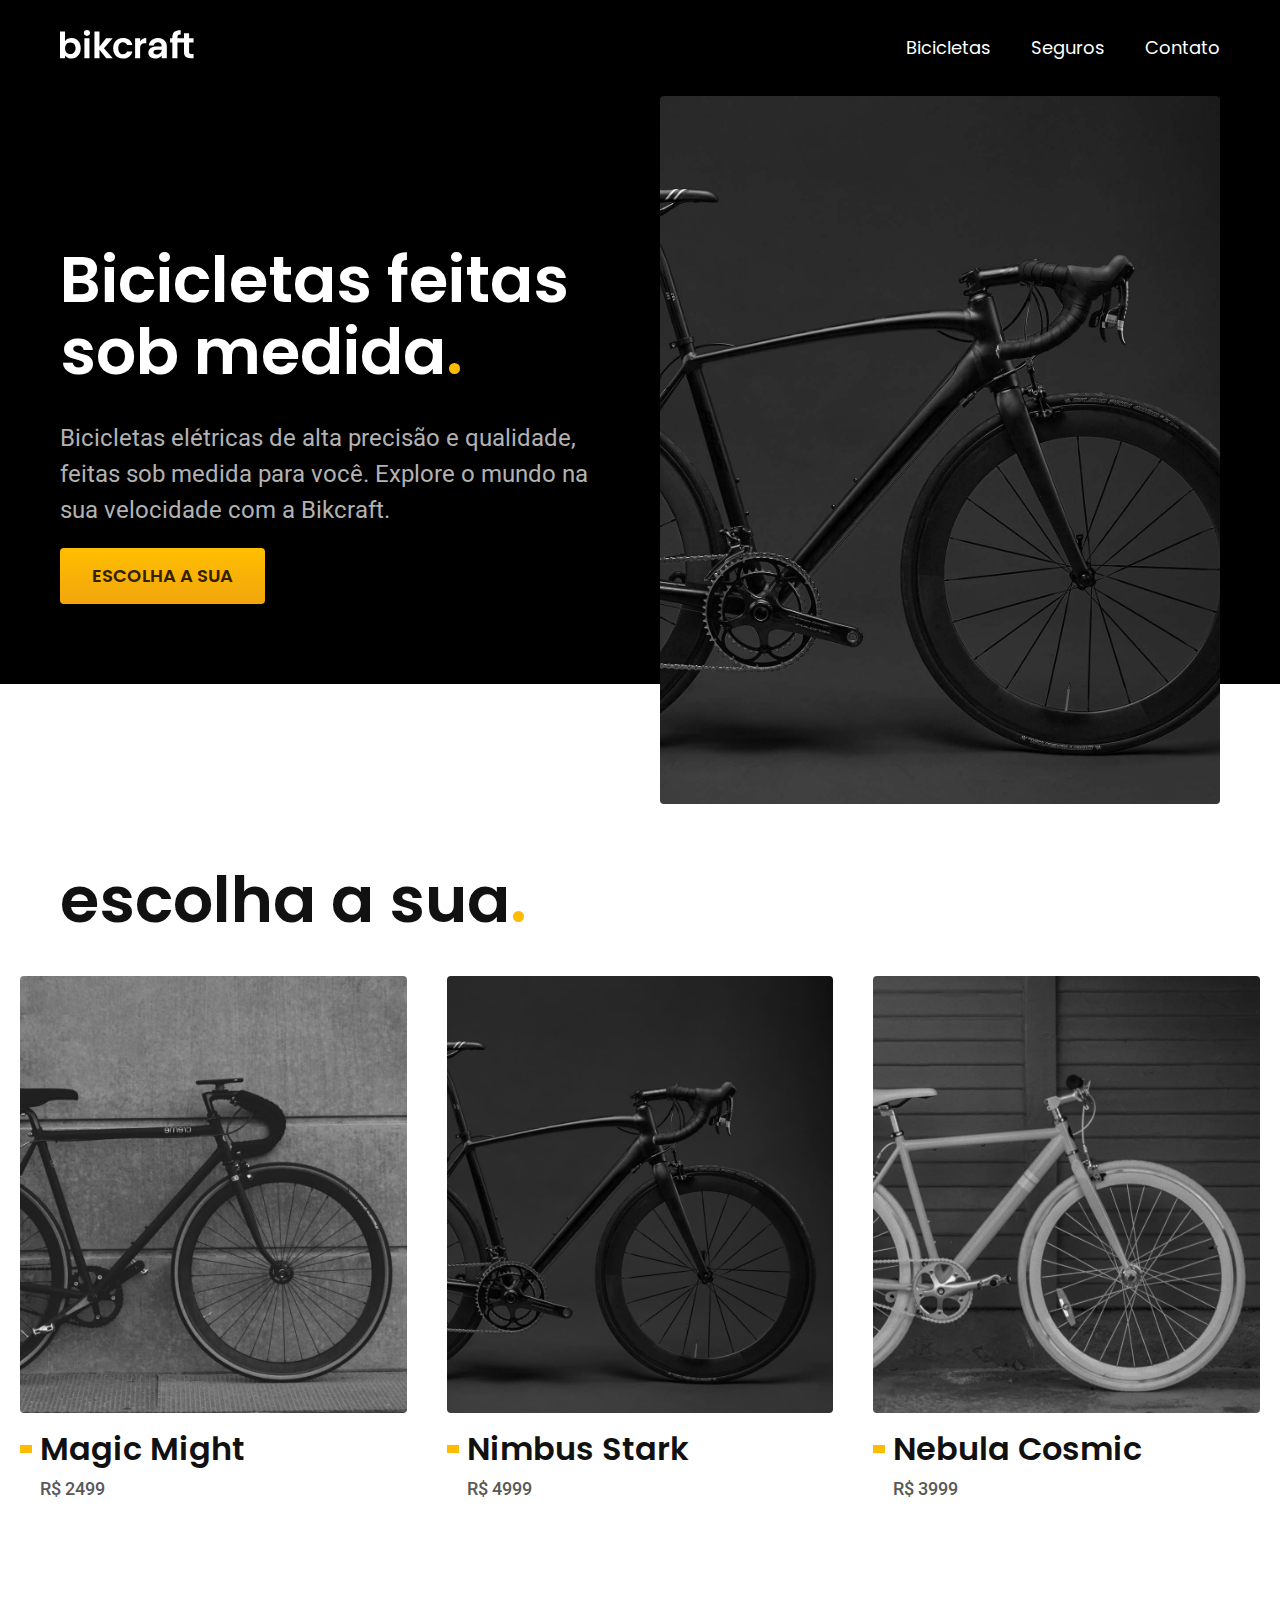
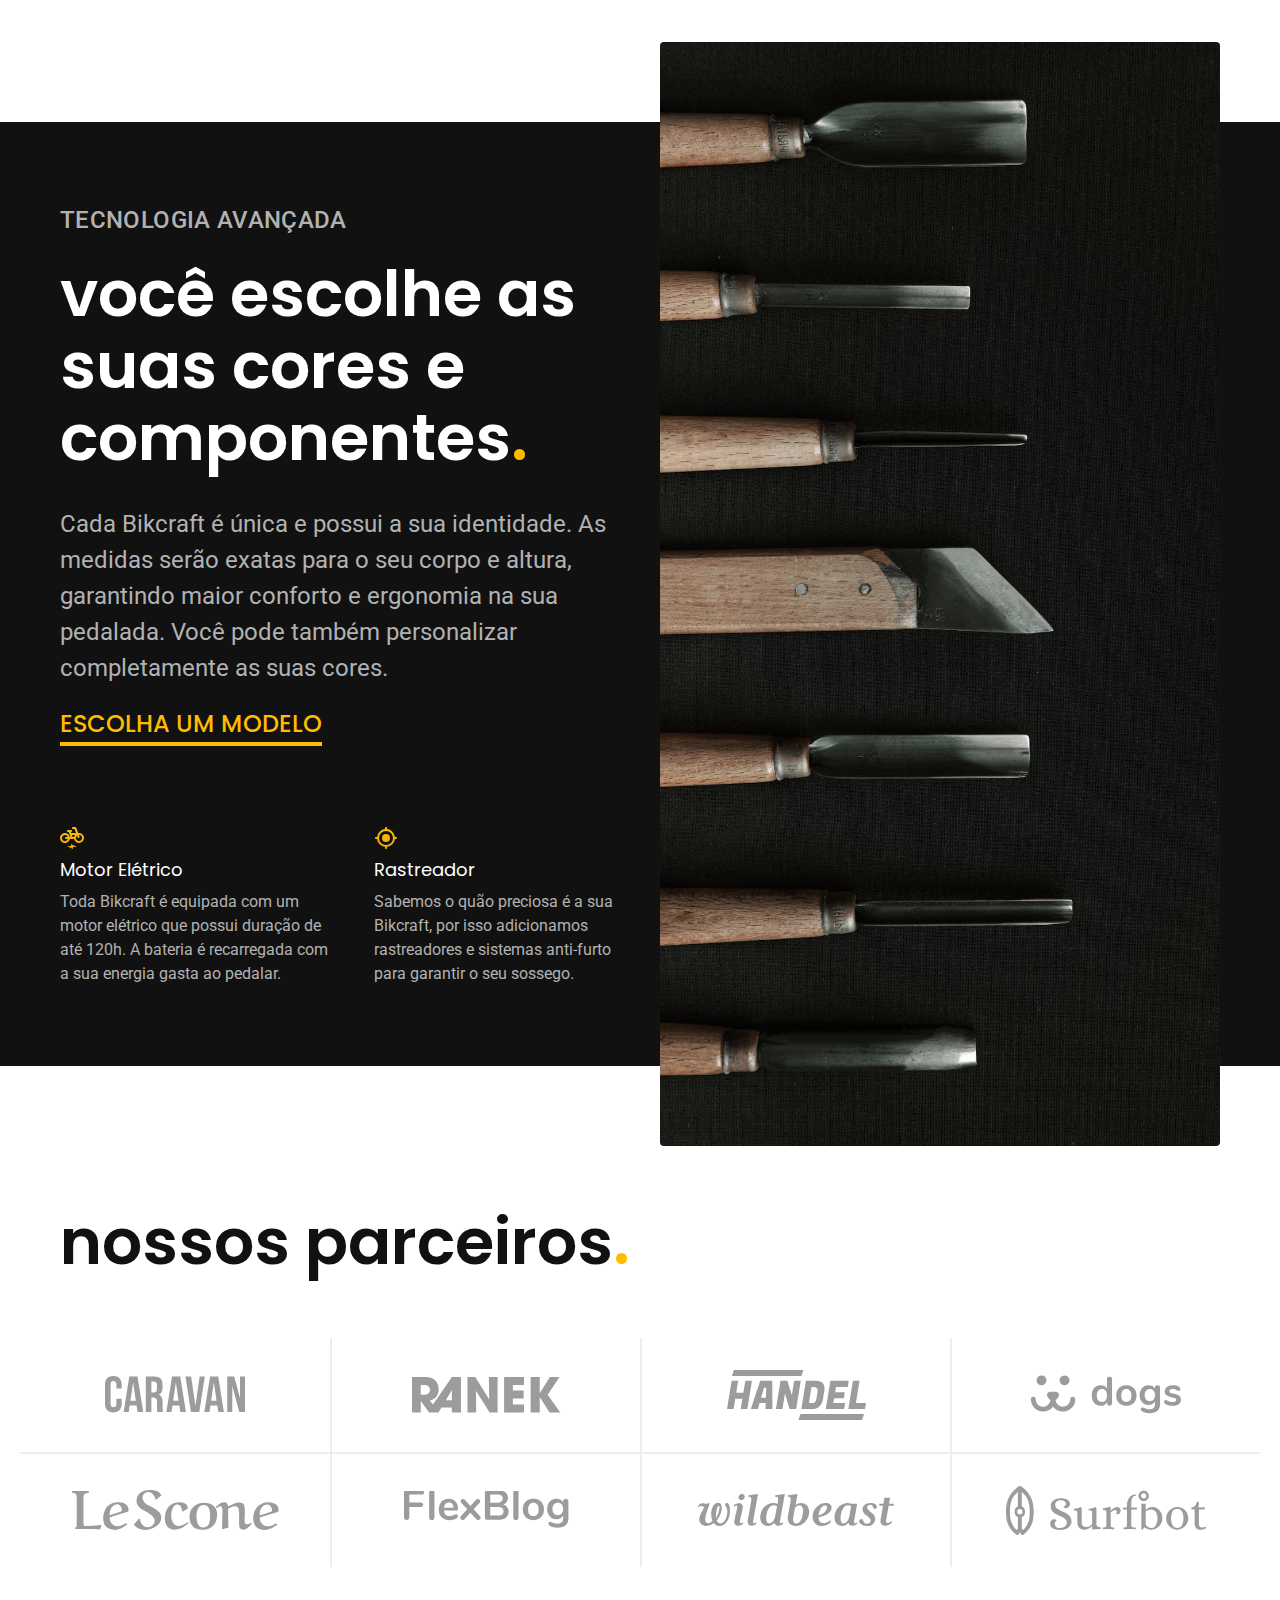
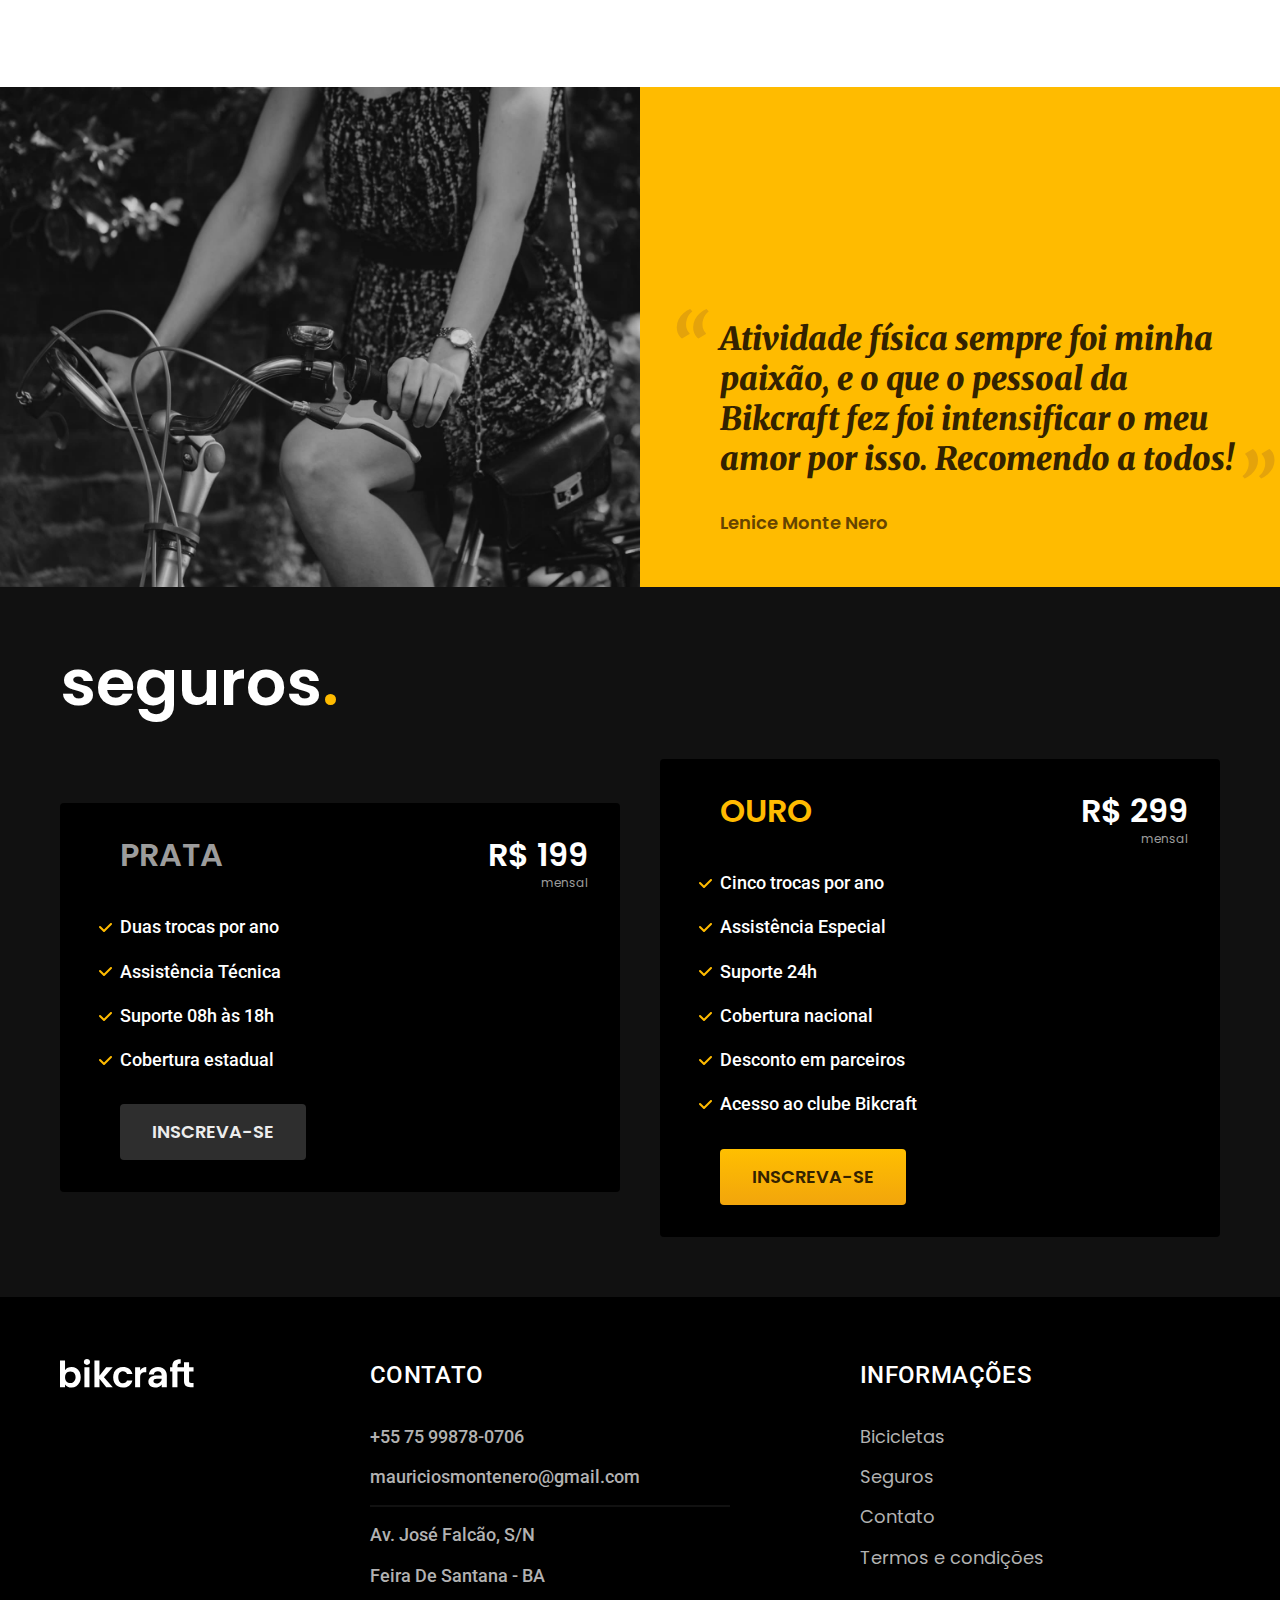
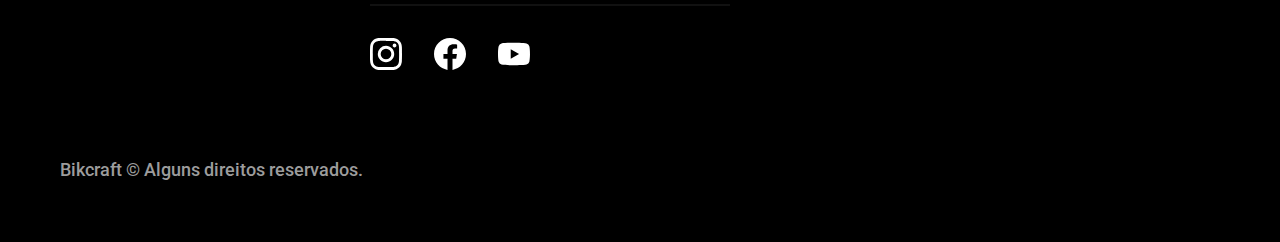
<file: index.html>
<!DOCTYPE html>
<html lang="pt-br">
  <head>
    <meta charset="UTF-8" />
    <meta name="viewport" content="width=device-width, initial-scale=1.0" />
    <meta http-equiv="X-UA-Compatible" content="IE=edge" />
    <title>Bikcraft - Bicicletas Elétricas</title>
    <meta
      name="description"
      content="Bicicletas elétricas de alta precisão e qualidade, feitas sob medida para você. Explore o mundo na sua velocidade com a Bikcraft."
    />
    <link rel="preconnect" href="https://fonts.googleapis.com" />
    <link rel="preconnect" href="https://fonts.gstatic.com" crossorigin />
    <link
      href="https://fonts.googleapis.com/css2?family=Poppins:wght@400;600&family=Roboto:wght@400;500&display=swap"
      rel="stylesheet"
    />
    <link rel="preconnect" href="https://fonts.googleapis.com" />
    <link rel="preconnect" href="https://fonts.gstatic.com" crossorigin />
    <link
      href="https://fonts.googleapis.com/css2?family=Merriweather:ital,wght@1,900&family=Poppins:wght@400;600&family=Roboto:wght@500&display=swap"
      rel="stylesheet"
    />
    <link rel="stylesheet" href="./css/style.css" />
  </head>

  <body>
    <header class="header-bg">
      <div class="header container">
        <a href="./"><img src="./img/bikcraft.svg" alt="Bikcraft" /></a>
        <nav aria-label="primaria">
          <ul class="header-menu font-1-m cor-0">
            <li><a href="./bicicletas.html">Bicicletas</a></li>
            <li><a href="./seguros.html">Seguros</a></li>
            <li><a href="./contato.html">Contato</a></li>
          </ul>
        </nav>
      </div>
    </header>

    <main class="introducao-bg">
      <div class="introducao container">
        <div class="introducao-conteudo">
          <h1 class="font-1-xxl cor-0">
            Bicicletas feitas sob medida<span class="cor-p1">.</span>
          </h1>
          <p class="font-2-l cor-5">
            Bicicletas elétricas de alta precisão e qualidade, feitas sob medida
            para você. Explore o mundo na sua velocidade com a Bikcraft.
          </p>
          <a class="botao" href="./bicicletas.html"> escolha a sua</a>
        </div>
        <div class="introducao-imagem">
          <img src="img/fotos/introducao.jpg" alt="Bicicleta elétrica preta." />
        </div>
      </div>
    </main>

    <article class="bicicletas-lista">
      <h2 class="container font-1-xxl">
        escolha a sua<span class="cor-p1">.</span>
      </h2>
      <ul>
        <li>
          <a href="./bicicletas/magic.html">
            <img src="./img/bicicletas/magic-home.jpg" alt="Bicicleta preta" />
            <h3 class="font-1-xl">Magic Might</h3>
            <span class="font-2-m cor-8">R$ 2499</span>
          </a>
        </li>
        <li>
          <a href="./bicicletas/nimbus.html">
            <img src="./img/bicicletas/nimbus-home.jpg" alt="Bicicleta preta" />
            <h3 class="font-1-xl">Nimbus Stark</h3>
            <span class="font-2-m cor-8">R$ 4999</span>
          </a>
        </li>
        <li>
          <a href="./bicicletas/nebula.html">
            <img src="./img/bicicletas/nebula-home.jpg" alt="Bicicleta preta" />
            <h3 class="font-1-xl">Nebula Cosmic</h3>
            <span class="font-2-m cor-8">R$ 3999</span>
          </a>
        </li>
      </ul>
    </article>

    <article class="tecnologia-bg">
      <div class="tecnologia container">
        <div class="tecnologia-conteudo">
          <span class="font-2-l-b cor-5">Tecnologia Avançada</span>
          <h2 class="font-1-xxl cor-0">
            você escolhe as suas cores e componentes<span class="cor-p1"
              >.</span
            >
          </h2>
          <p class="font-2-l cor-5">
            Cada Bikcraft é única e possui a sua identidade. As medidas serão
            exatas para o seu corpo e altura, garantindo maior conforto e
            ergonomia na sua pedalada. Você pode também personalizar
            completamente as suas cores.
          </p>
          <a class="link" href="./bicicletas.html">Escolha um modelo</a>
          <div class="tecnologia-vantagens">
            <div>
              <img src="./img/icones/eletrica.svg" alt="" />
              <h3 class="font-1-m cor-0">Motor Elétrico</h3>
              <p class="font-2-s cor-5">
                Toda Bikcraft é equipada com um motor elétrico que possui
                duração de até 120h. A bateria é recarregada com a sua energia
                gasta ao pedalar.
              </p>
            </div>
            <div>
              <img src="./img/icones/rastreador.svg" alt="" />
              <h3 class="font-1-m cor-0">Rastreador</h3>
              <p class="font-2-s cor-5">
                Sabemos o quão preciosa é a sua Bikcraft, por isso adicionamos
                rastreadores e sistemas anti-furto para garantir o seu sossego.
              </p>
            </div>
          </div>
        </div>
        <div class="tecnologia-imagem">
          <img src="./img/fotos/tecnologia.jpg" alt="" />
        </div>
      </div>
    </article>
    <section class="parceiros" aria-label="Nossos Parceiros">
      <h2 class="container font-1-xxl">
        nossos parceiros<span class="cor-p1">.</span>
      </h2>
      <ul>
        <li><img src="./img/parceiros/caravan.svg" alt="caravan" /></li>
        <li><img src="./img/parceiros/ranek.svg" alt="ranek" /></li>
        <li><img src="./img/parceiros/handel.svg" alt="handel" /></li>
        <li><img src="./img/parceiros/dogs.svg" alt="dogs" /></li>
        <li><img src="./img/parceiros/lescone.svg" alt="lescone" /></li>
        <li><img src="./img/parceiros/flexblog.svg" alt="flexblog" /></li>
        <li><img src="./img/parceiros/wildbeast.svg" alt="wildbeast" /></li>
        <li><img src="./img/parceiros/surfbot.svg" alt="surfbot" /></li>
      </ul>
    </section>
    <section class="depoimento" aria-label="Depoimento">
      <div>
        <img
          src="./img/fotos/depoimento.jpg"
          alt="Pessoa pedalando uma bicicleta Bikcraft"
        />
      </div>
      <div class="depoimento-conteudo">
        <blockquote class="font-1-xl cor-p5">
          <p>
            Atividade física sempre foi minha paixão, e o que o pessoal da
            Bikcraft fez foi intensificar o meu amor por isso. Recomendo a
            todos!
          </p>
        </blockquote>
        <span class="font-1-m-b cor-p4">Lenice Monte Nero</span>
      </div>
    </section>

    <article class="seguros-bg">
      <div class="seguros container">
        <h2 class="font-1-xxl cor-0">seguros<span class="cor-p1">.</span></h2>
        <div class="seguros-item">
          <h3 class="font-1-xl cor-6">PRATA</h3>
          <span class="font-1-xl cor-0"
            >R$ 199 <span class="font-1-xs cor-6">mensal</span></span
          >
          <ul class="font-2-m cor-0">
            <li>Duas trocas por ano</li>
            <li>Assistência Técnica</li>
            <li>Suporte 08h às 18h</li>
            <li>Cobertura estadual</li>
          </ul>
          <a class="botao secundario" href="./orcamento.html">Inscreva-se</a>
        </div>

        <div class="seguros-item">
          <h3 class="font-1-xl cor-p1">OURO</h3>
          <span class="font-1-xl cor-0"
            >R$ 299 <span class="font-1-xs cor-6">mensal</span></span
          >
          <ul class="font-2-m cor-0">
            <li>Cinco trocas por ano</li>
            <li>Assistência Especial</li>
            <li>Suporte 24h</li>
            <li>Cobertura nacional</li>
            <li>Desconto em parceiros</li>
            <li>Acesso ao clube Bikcraft</li>
          </ul>
          <a class="botao" href="./orcamento.html">Inscreva-se</a>
        </div>
      </div>
    </article>

    <footer class="footer-bg">
      <div class="footer container">
        <img src="./img/bikcraft.svg" alt="Bikcraft" />
        <div class="footer-contato">
          <h3 class="font-2-l-b cor-0">Contato</h3>
          <ul class="font-2-m cor-5">
            <li><a href="tel:+5575998780706">+55 75 99878-0706</a></li>
            <li>
              <a href="mailto:mauriciosmontenero@gmail.com"
                >mauriciosmontenero@gmail.com</a
              >
            </li>
            <li>Av. José Falcão, S/N</li>
            <li>Feira De Santana - BA</li>
          </ul>
          <div class="footer-redes">
            <a href="./"
              ><img src="./img/redes/instagram.svg" alt="Instagram"
            /></a>
            <a href=""><img src="./img/redes/facebook.svg" alt="Facebook" /></a>
            <a href=""><img src="./img/redes/youtube.svg" alt="Youtube" /></a>
          </div>
        </div>
        <div class="footer-informacoes">
          <h3 class="font-2-l-b cor-0">Informações</h3>
          <nav>
            <ul class="font-1-m cor-5">
              <li><a href="./bicicletas.html">Bicicletas</a></li>
              <li><a href="./seguros.html">Seguros</a></li>
              <li><a href="./contato.html">Contato</a></li>
              <li><a href="./termos.html">Termos e condições</a></li>
            </ul>
          </nav>
        </div>
        <p class="footer-copy font-2-m cor-6">
          Bikcraft © Alguns direitos reservados.
        </p>
      </div>
    </footer>
    <script src="./js/script.js"></script>
  </body>
</html>
</file>
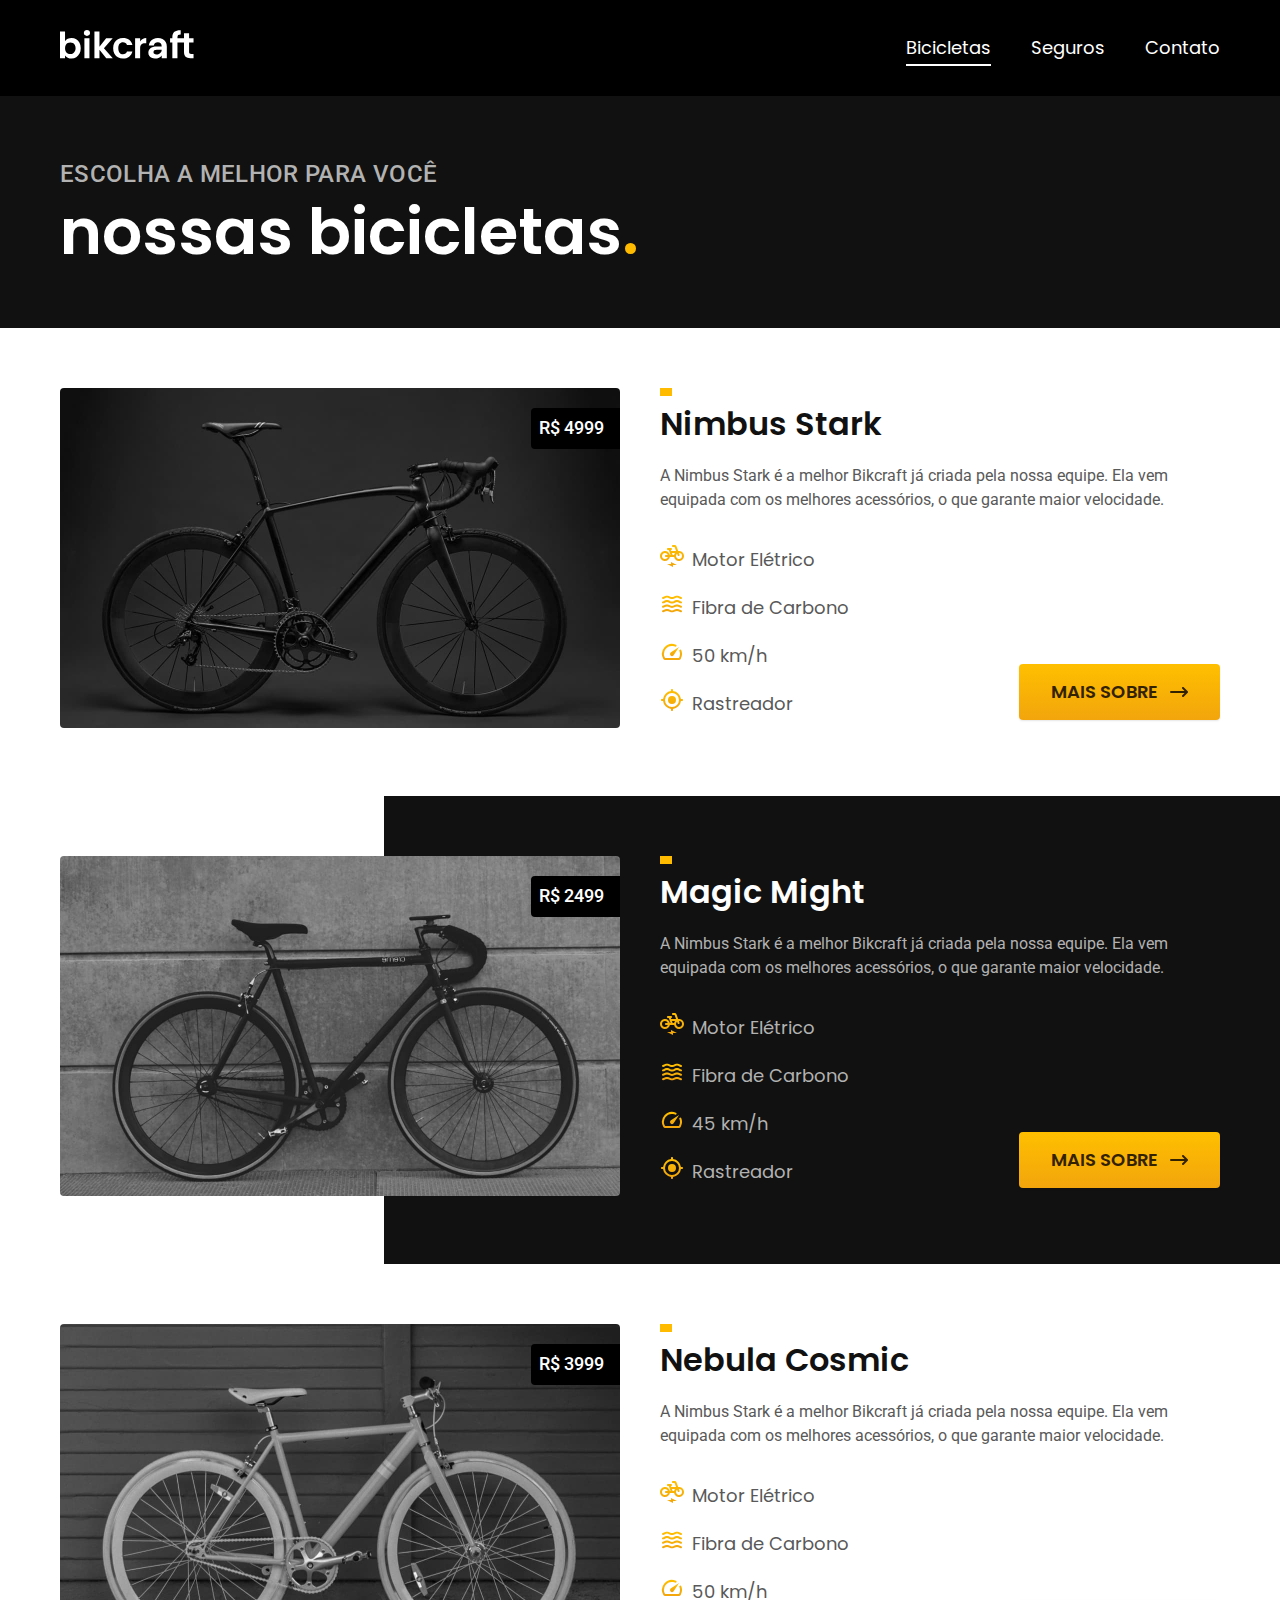
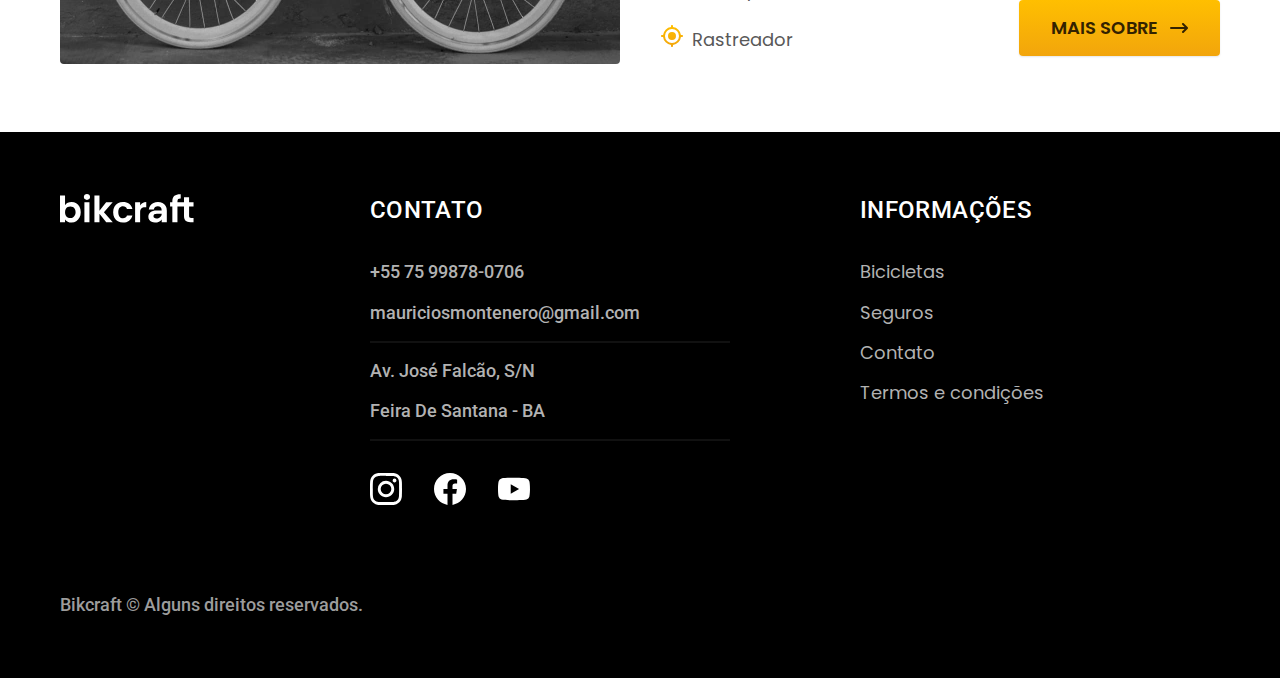
<file: bicicletas.html>
<!DOCTYPE html>
<html lang="pt-br">
  <head>
    <meta charset="UTF-8" />
    <meta name="viewport" content="width=device-width, initial-scale=1.0" />
    <meta http-equiv="X-UA-Compatible" content="IE=edge" />
    <title>Bicicletas | Bikcraft</title>
    <meta name="description" content="Termos e Condições." />
    <link rel="preconnect" href="https://fonts.googleapis.com" />
    <link rel="preconnect" href="https://fonts.gstatic.com" crossorigin />
    <link
      href="https://fonts.googleapis.com/css2?family=Poppins:wght@400;600&family=Roboto:wght@400;500&display=swap"
      rel="stylesheet"
    />
    <link rel="preconnect" href="https://fonts.googleapis.com" />
    <link rel="preconnect" href="https://fonts.gstatic.com" crossorigin />
    <link
      href="https://fonts.googleapis.com/css2?family=Merriweather:ital,wght@1,900&family=Poppins:wght@400;600&family=Roboto:wght@500&display=swap"
      rel="stylesheet"
    />
    <link rel="stylesheet" href="./css/style.css" />
  </head>

  <body id="bicicletas">
    <header class="header-bg">
      <div class="header container">
        <a href="./"><img src="./img/bikcraft.svg" alt="Bikcraft" /></a>
        <nav aria-label="primaria">
          <ul class="header-menu font-1-m cor-0">
            <li><a href="./bicicletas.html">Bicicletas</a></li>
            <li><a href="./seguros.html">Seguros</a></li>
            <li><a href="./contato.html">Contato</a></li>
          </ul>
        </nav>
      </div>
    </header>

    <main>
      <div class="titulo-bg">
        <div class="titulo container">
          <p class="font-2-l-b cor-5">Escolha a melhor para você</p>
          <h1 class="font-1-xxl cor-0">
            nossas bicicletas<span class="cor-p1">.</span>
          </h1>
        </div>
      </div>

      <div class="bicicletas container">
        <div class="bicicletas-imagem">
          <img src="./img/bicicletas/nimbus.jpg" alt="Bicicleta Preta" />
          <span class="font-2-m cor-0">R$ 4999</span>
        </div>
        <div class="bicicletas-conteudo">
          <h2 class="font-1-xl">Nimbus Stark</h2>
          <p class="font-2-s cor-8">
            A Nimbus Stark é a melhor Bikcraft já criada pela nossa equipe. Ela
            vem equipada com os melhores acessórios, o que garante maior
            velocidade.
          </p>
          <ul class="font-1-m cor-8">
            <li>
              <img src="./img/icones/eletrica.svg" alt="" />Motor Elétrico
            </li>
            <li>
              <img src="./img/icones/carbono.svg" alt="" />Fibra de Carbono
            </li>
            <li><img src="./img/icones/velocidade.svg" alt="" />50 km/h</li>
            <li><img src="./img/icones/rastreador.svg" alt="" />Rastreador</li>
          </ul>
          <a class="botao seta" href="./bicicletas/nimbus.html">Mais Sobre</a>
        </div>
      </div>

      <div class="bicicletas-bg">
        <div class="bicicletas container">
          <div class="bicicletas-imagem">
            <img src="./img/bicicletas/magic.jpg" alt="Bicicleta Branca" />
            <span class="font-2-m cor-0">R$ 2499</span>
          </div>
          <div class="bicicletas-conteudo">
            <h2 class="font-1-xl cor-0">Magic Might</h2>
            <p class="font-2-s cor-5">
              A Nimbus Stark é a melhor Bikcraft já criada pela nossa equipe.
              Ela vem equipada com os melhores acessórios, o que garante maior
              velocidade.
            </p>
            <ul class="font-1-m cor-5">
              <li>
                <img src="./img/icones/eletrica.svg" alt="" />Motor Elétrico
              </li>
              <li>
                <img src="./img/icones/carbono.svg" alt="" />Fibra de Carbono
              </li>
              <li><img src="./img/icones/velocidade.svg" alt="" />45 km/h</li>
              <li>
                <img src="./img/icones/rastreador.svg" alt="" />Rastreador
              </li>
            </ul>
            <a class="botao seta" href="./bicicletas/magic.html">Mais Sobre</a>
          </div>
        </div>
      </div>

      <div class="bicicletas container">
        <div class="bicicletas-imagem">
          <img src="./img/bicicletas/nebula.jpg" alt="Bicicleta Preta" />
          <span class="font-2-m cor-0">R$ 3999</span>
        </div>
        <div class="bicicletas-conteudo">
          <h2 class="font-1-xl">Nebula Cosmic</h2>
          <p class="font-2-s cor-8">
            A Nimbus Stark é a melhor Bikcraft já criada pela nossa equipe. Ela
            vem equipada com os melhores acessórios, o que garante maior
            velocidade.
          </p>
          <ul class="font-1-m cor-8">
            <li>
              <img src="./img/icones/eletrica.svg" alt="" />Motor Elétrico
            </li>
            <li>
              <img src="./img/icones/carbono.svg" alt="" />Fibra de Carbono
            </li>
            <li><img src="./img/icones/velocidade.svg" alt="" />50 km/h</li>
            <li><img src="./img/icones/rastreador.svg" alt="" />Rastreador</li>
          </ul>
          <a class="botao seta" href="./bicicletas/nebula.html">Mais Sobre</a>
        </div>
      </div>
    </main>
    <footer class="footer-bg">
      <div class="footer container">
        <img src="./img/bikcraft.svg" alt="Bikcraft" />
        <div class="footer-contato">
          <h3 class="font-2-l-b cor-0">Contato</h3>
          <ul class="font-2-m cor-5">
            <li><a href="tel:+5575998780706">+55 75 99878-0706</a></li>
            <li>
              <a href="mailto:mauriciosmontenero@gmail.com"
                >mauriciosmontenero@gmail.com</a
              >
            </li>
            <li>Av. José Falcão, S/N</li>
            <li>Feira De Santana - BA</li>
          </ul>
          <div class="footer-redes">
            <a href="./"
              ><img src="./img/redes/instagram.svg" alt="Instagram"
            /></a>
            <a href=""><img src="./img/redes/facebook.svg" alt="Facebook" /></a>
            <a href=""><img src="./img/redes/youtube.svg" alt="Youtube" /></a>
          </div>
        </div>
        <div class="footer-informacoes">
          <h3 class="font-2-l-b cor-0">Informações</h3>
          <nav>
            <ul class="font-1-m cor-5">
              <li><a href="./bicicletas.html">Bicicletas</a></li>
              <li><a href="./seguros.html">Seguros</a></li>
              <li><a href="./contato.html">Contato</a></li>
              <li><a href="./termos.html">Termos e condições</a></li>
            </ul>
          </nav>
        </div>
        <p class="footer-copy font-2-m cor-6">
          Bikcraft © Alguns direitos reservados.
        </p>
      </div>
    </footer>
    <script src="./js/script.js"></script>
  </body>
</html>
</file>
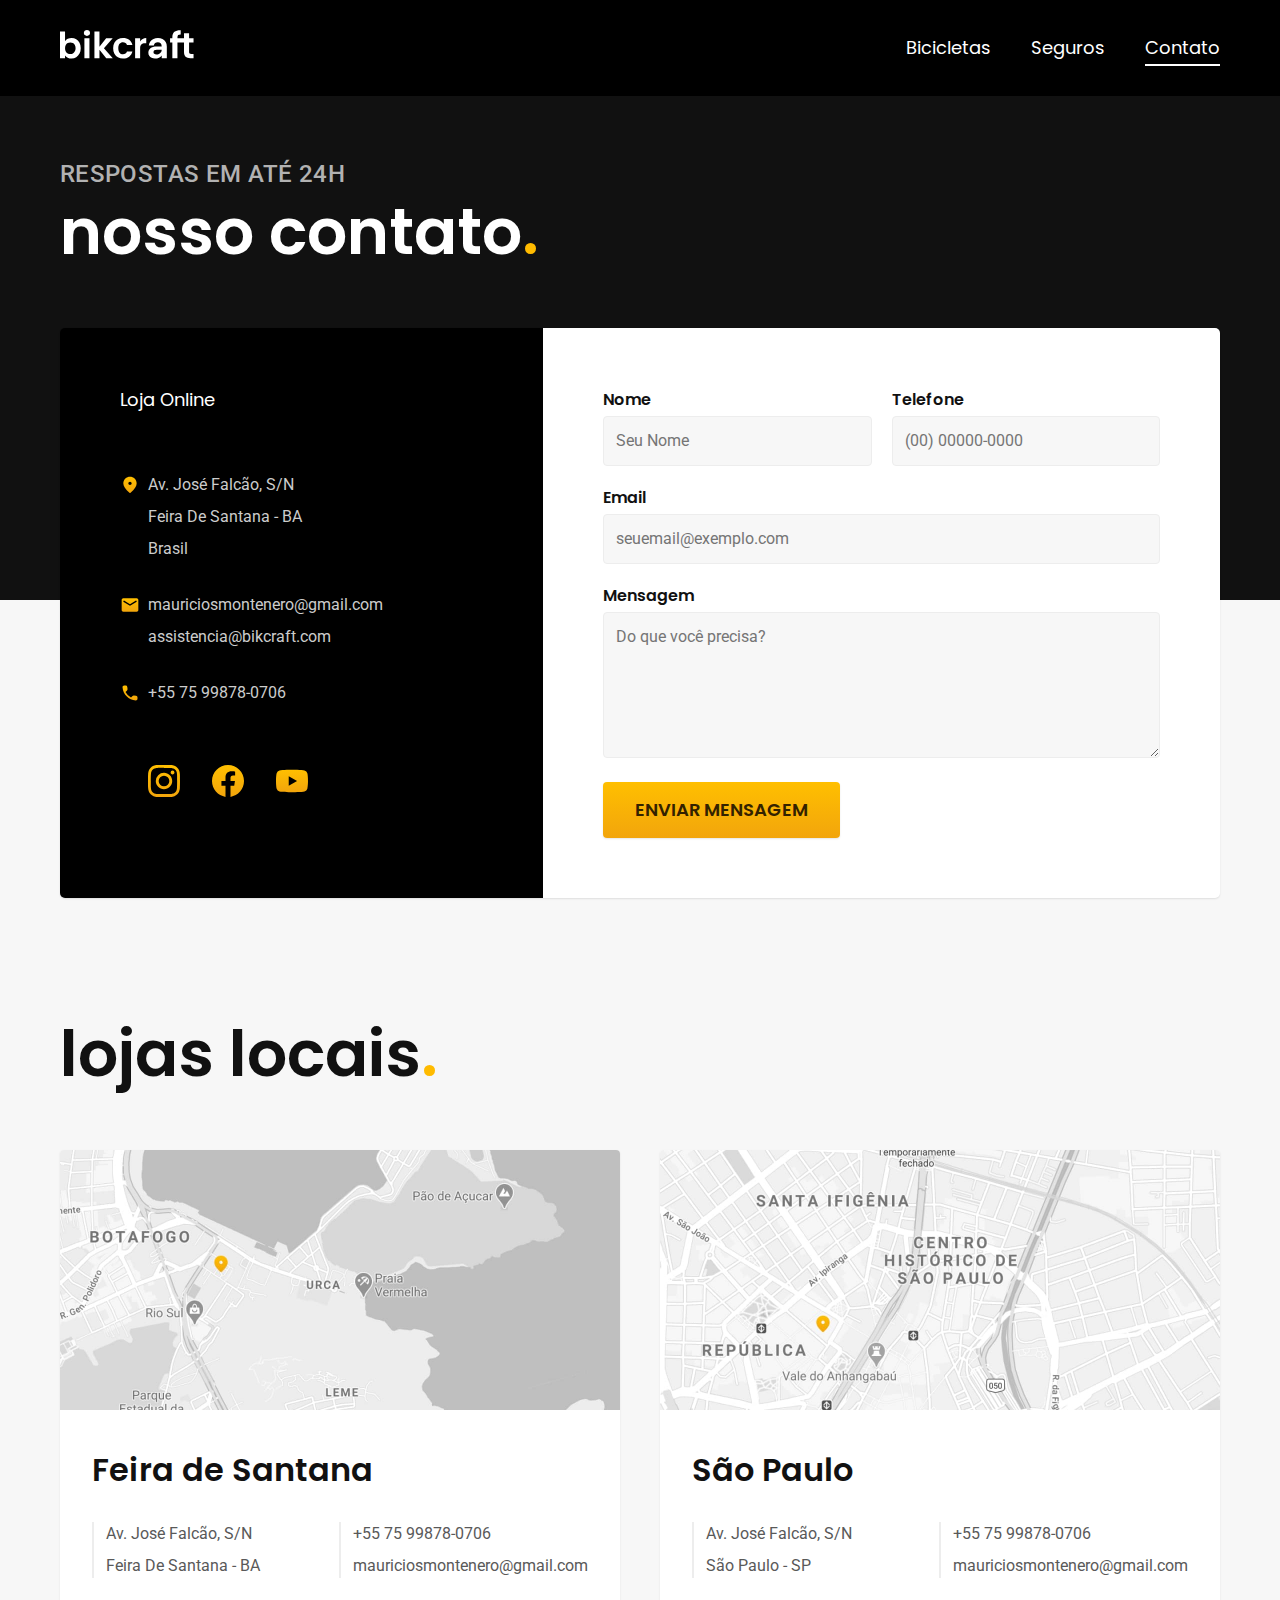
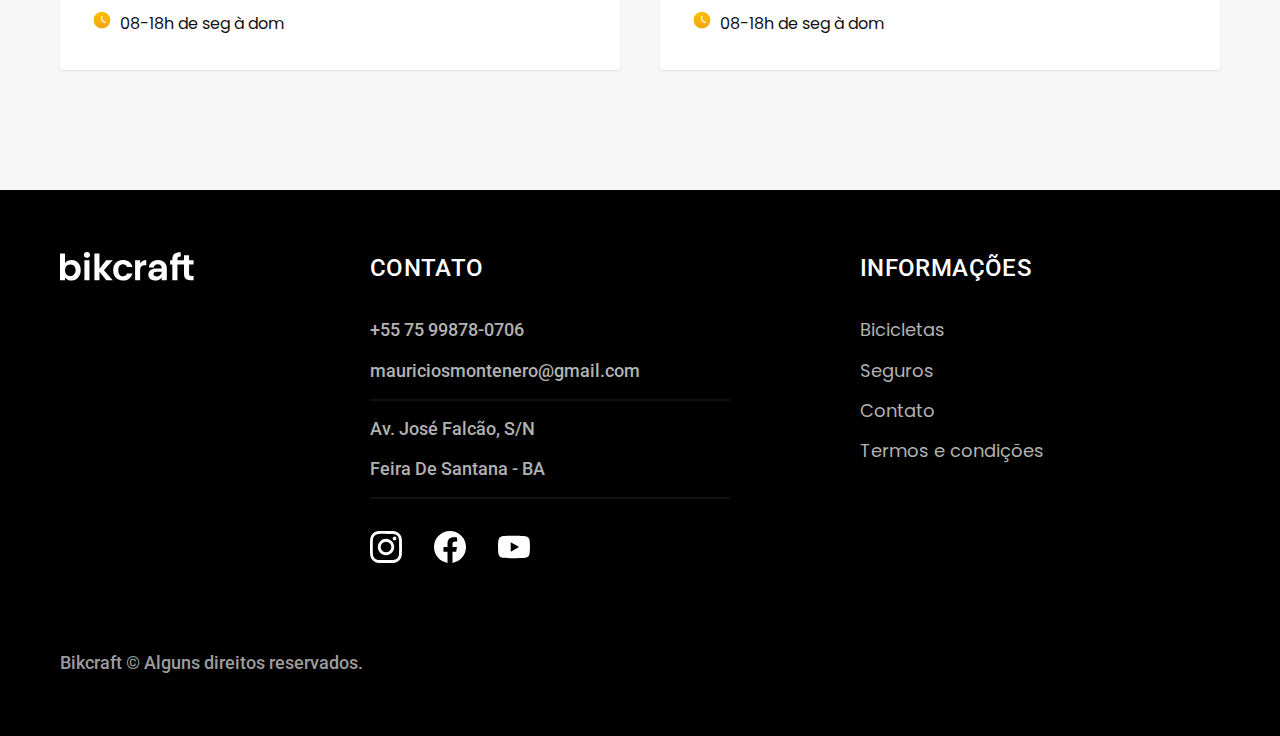
<file: contato.html>
<!DOCTYPE html>
<html lang="pt-br">
  <head>
    <meta charset="UTF-8" />
    <meta name="viewport" content="width=device-width, initial-scale=1.0" />
    <meta http-equiv="X-UA-Compatible" content="IE=edge" />
    <title>Contato | Bikcraft</title>
    <meta name="description" content="Contato." />
    <link rel="preconnect" href="https://fonts.googleapis.com" />
    <link rel="preconnect" href="https://fonts.gstatic.com" crossorigin />
    <link
      href="https://fonts.googleapis.com/css2?family=Poppins:wght@400;600&family=Roboto:wght@400;500&display=swap"
      rel="stylesheet"
    />
    <link rel="preconnect" href="https://fonts.googleapis.com" />
    <link rel="preconnect" href="https://fonts.gstatic.com" crossorigin />
    <link
      href="https://fonts.googleapis.com/css2?family=Merriweather:ital,wght@1,900&family=Poppins:wght@400;600&family=Roboto:wght@500&display=swap"
      rel="stylesheet"
    />
    <link rel="stylesheet" href="./css/style.css" />
  </head>

  <body id="contato">
    <header class="header-bg">
      <div class="header container">
        <a href="./"><img src="./img/bikcraft.svg" alt="Bikcraft" /></a>
        <nav aria-label="primaria">
          <ul class="header-menu font-1-m cor-0">
            <li><a href="./bicicletas.html">Bicicletas</a></li>
            <li><a href="./seguros.html">Seguros</a></li>
            <li><a href="./contato.html">Contato</a></li>
          </ul>
        </nav>
      </div>
    </header>

    <main>
      <div class="titulo-bg">
        <div class="titulo container">
          <p class="font-2-l-b cor-5">Respostas em até 24h</p>
          <h1 class="font-1-xxl cor-0">
            nosso contato<span class="cor-p1">.</span>
          </h1>
        </div>
      </div>

      <div class="contato container">
        <section class="contato-dados" aria-label="Endereço">
          <h2 class="font-1-m cor-0">Loja Online</h2>
          <div class="contato-endereco font-2-s cor-4">
            <p>Av. José Falcão, S/N</p>
            <p>Feira De Santana - BA</p>
            <p>Brasil</p>
          </div>
          <address class="contato-meios font-2-s cor-4">
            <a href="mailto:mauriciosmontenero@gmail.com"
              >mauriciosmontenero@gmail.com</a
            >
            <a href="mailto:assistencia@bikcraft.com"
              >assistencia@bikcraft.com</a
            >
            <a href="tel:+5575998780706">+55 75 99878-0706</a>
          </address>
          <div class="contato-redes">
            <a href="./"
              ><img src="./img/redes/instagram-p.svg" alt="Instagram"
            /></a>
            <a href=""
              ><img src="./img/redes/facebook-p.svg" alt="Facebook"
            /></a>
            <a href=""><img src="./img/redes/youtube-p.svg" alt="Youtube" /></a>
          </div>
        </section>
        <section class="contato-formulario" aria-label="Formulário">
          <form class="form" action="./contato.html">
            <div>
              <label for="nome">Nome</label>
              <input type="text" name="nome" id="nome" placeholder="Seu Nome" />
            </div>
            <div>
              <label for="telefone">Telefone</label>
              <input
                type="text"
                name="telefone"
                id="telefone"
                placeholder="(00) 00000-0000"
              />
            </div>
            <div class="col-2">
              <label for="email">Email</label>
              <input
                type="text"
                name="email"
                id="email"
                placeholder="seuemail@exemplo.com"
              />
            </div>
            <div class="col-2">
              <label for="mensagem">Mensagem</label>
              <textarea
                rows="5"
                id="mensagem"
                name="mensagem"
                placeholder="Do que você precisa?"
              ></textarea>
            </div>
            <button class="botao col-2">Enviar Mensagem</button>
          </form>
        </section>
      </div>
    </main>

    <article class="lojas container">
      <h2 class="font-1-xxl">lojas locais<span class="cor-p1">.</span></h2>
      <div class="lojas-item">
        <img src="./img/lojas/rj.jpg" alt="Mapa com o endereço da loja" />
        <div class="lojas-conteudo">
          <h3 class="font-1-xl">Feira de Santana</h3>
          <div class="lojas-dados font-2-s cor-8">
            <p>Av. José Falcão, S/N</p>
            <p>Feira De Santana - BA</p>
          </div>
          <div class="lojas-dados font-2-s cor-8">
            <a href="tel:+5575998780706">+55 75 99878-0706</a>
            <a href="mailto:mauriciosmontenero@gmail.com"
              >mauriciosmontenero@gmail.com</a
            >
          </div>
          <p class="lojas-tempo font-1-s">
            <img src="./img/icones/horario.svg" alt="" /> 08-18h de seg à dom
          </p>
        </div>
      </div>

      <div class="lojas-item">
        <img src="./img/lojas/sp.jpg" alt="Mapa com o endereço da loja" />
        <div class="lojas-conteudo">
          <h3 class="font-1-xl">São Paulo</h3>
          <div class="lojas-dados font-2-s cor-8">
            <p>Av. José Falcão, S/N</p>
            <p>São Paulo - SP</p>
          </div>
          <div class="lojas-dados font-2-s cor-8">
            <a href="tel:+5575998780706">+55 75 99878-0706</a>
            <a href="mailto:mauriciosmontenero@gmail.com"
              >mauriciosmontenero@gmail.com</a
            >
          </div>
          <p class="lojas-tempo font-1-s">
            <img src="./img/icones/horario.svg" alt="" /> 08-18h de seg à dom
          </p>
        </div>
      </div>
    </article>

    <footer class="footer-bg">
      <div class="footer container">
        <img src="./img/bikcraft.svg" alt="Bikcraft" />
        <div class="footer-contato">
          <h3 class="font-2-l-b cor-0">Contato</h3>
          <ul class="font-2-m cor-5">
            <li><a href="tel:+5575998780706">+55 75 99878-0706</a></li>
            <li>
              <a href="mailto:mauriciosmontenero@gmail.com"
                >mauriciosmontenero@gmail.com</a
              >
            </li>
            <li>Av. José Falcão, S/N</li>
            <li>Feira De Santana - BA</li>
          </ul>
          <div class="footer-redes">
            <a href="./"
              ><img src="./img/redes/instagram.svg" alt="Instagram"
            /></a>
            <a href=""><img src="./img/redes/facebook.svg" alt="Facebook" /></a>
            <a href=""><img src="./img/redes/youtube.svg" alt="Youtube" /></a>
          </div>
        </div>
        <div class="footer-informacoes">
          <h3 class="font-2-l-b cor-0">Informações</h3>
          <nav>
            <ul class="font-1-m cor-5">
              <li><a href="./bicicletas.html">Bicicletas</a></li>
              <li><a href="./seguros.html">Seguros</a></li>
              <li><a href="./contato.html">Contato</a></li>
              <li><a href="./termos.html">Termos e condições</a></li>
            </ul>
          </nav>
        </div>
        <p class="footer-copy font-2-m cor-6">
          Bikcraft © Alguns direitos reservados.
        </p>
      </div>
    </footer>
    <script src="./js/script.js"></script>
  </body>
</html>
</file>
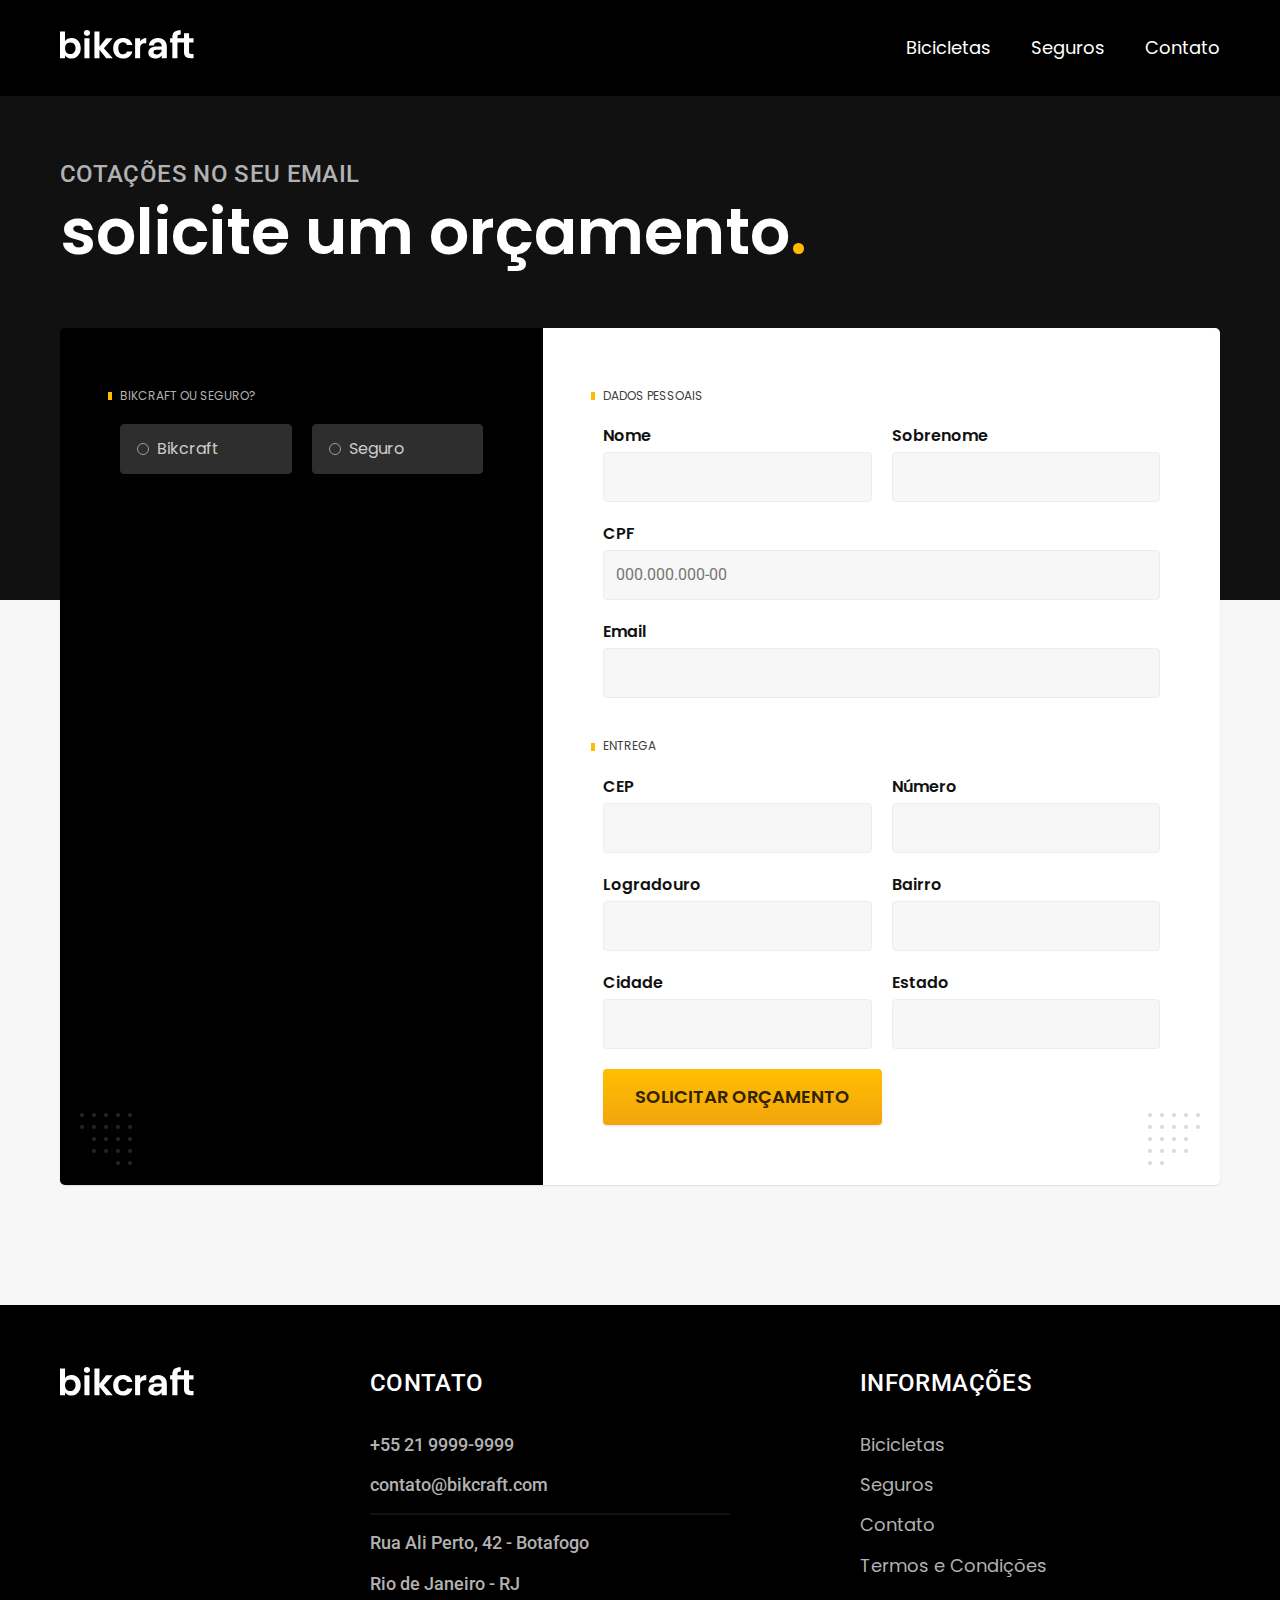
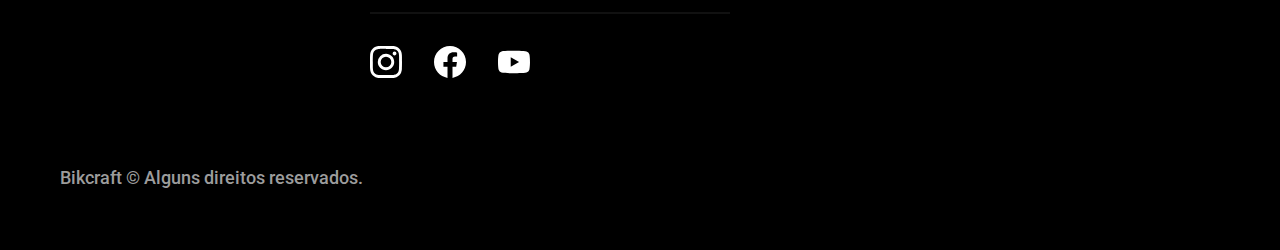
<file: orcamento.html>
<!DOCTYPE html>
<html lang="pt-br">
  <head>
    <meta charset="UTF-8" />
    <meta name="viewport" content="width=device-width, initial-scale=1.0" />
    <meta http-equiv="X-UA-Compatible" content="IE=edge" />
    <title>Orçamento | Bikcraft</title>
    <meta name="description" content="Termos e Condições." />
    <link rel="preconnect" href="https://fonts.googleapis.com" />
    <link rel="preconnect" href="https://fonts.gstatic.com" crossorigin />
    <link
      href="https://fonts.googleapis.com/css2?family=Poppins:wght@400;600&family=Roboto:wght@400;500&display=swap"
      rel="stylesheet"
    />
    <link rel="preconnect" href="https://fonts.googleapis.com" />
    <link rel="preconnect" href="https://fonts.gstatic.com" crossorigin />
    <link
      href="https://fonts.googleapis.com/css2?family=Merriweather:ital,wght@1,900&family=Poppins:wght@400;600&family=Roboto:wght@500&display=swap"
      rel="stylesheet"
    />
    <link rel="stylesheet" href="./css/style.css" />
  </head>

  <body id="orcamento">
    <header class="header-bg">
      <div class="header container">
        <a href="./">
          <img src="./img/bikcraft.svg" alt="Bikcraft" />
        </a>

        <nav aria-label="primaria">
          <ul class="header-menu font-1-m cor-0">
            <li><a href="./bicicletas.html">Bicicletas</a></li>
            <li><a href="./seguros.html">Seguros</a></li>
            <li><a href="./contato.html">Contato</a></li>
          </ul>
        </nav>
      </div>
    </header>

    <main>
      <div class="titulo-bg">
        <div class="titulo container">
          <p class="font-2-l-b cor-5">Cotações no seu email</p>
          <h1 class="font-1-xxl cor-0">
            solicite um orçamento<span class="cor-p1">.</span>
          </h1>
        </div>
      </div>

      <form class="orcamento container" action="./orcamento.html">
        <div class="orcamento-produto">
          <h2 class="font-1-xs cor-5">Bikcraft ou Seguro?</h2>

          <input type="radio" name="tipo" value="bikcraft" id="bikcraft" />
          <label for="bikcraft">Bikcraft</label>

          <input type="radio" name="tipo" value="seguro" id="seguro" />
          <label for="seguro">Seguro</label>

          <div class="orcamento-conteudo" id="orcamento-bikcraft">
            <h2 class="font-1-xs cor-5">Escolha a sua</h2>

            <input type="radio" name="produto" value="nimbus" id="nimbus" />
            <label for="nimbus">Nimbus Stark <span>R$ 4999</span></label>
            <div class="orcamento-detalhes">
              <ul class="font-1-xs cor-8">
                <li>
                  <img src="./img/icones/eletrica.svg" alt="" /> Motor Elétrico
                </li>
                <li>
                  <img src="./img/icones/carbono.svg" alt="" /> Fibra de Carbono
                </li>
                <li>
                  <img src="./img/icones/velocidade.svg" alt="" /> 50 km/h
                </li>
                <li>
                  <img src="./img/icones/rastreador.svg" alt="" /> Rastreador
                </li>
              </ul>
              <img src="./img/bicicletas/nimbus.jpg" alt="Bicicleta preta" />
            </div>

            <input type="radio" name="produto" value="magic" id="magic" />
            <label for="magic">Magic Might <span>R$ 2499</span></label>
            <div class="orcamento-detalhes">
              <ul class="font-1-xs cor-8">
                <li>
                  <img src="./img/icones/eletrica.svg" alt="" /> Motor Elétrico
                </li>
                <li>
                  <img src="./img/icones/carbono.svg" alt="" /> Fibra de Carbono
                </li>
                <li>
                  <img src="./img/icones/velocidade.svg" alt="" /> 45 km/h
                </li>
                <li>
                  <img src="./img/icones/rastreador.svg" alt="" /> Rastreador
                </li>
              </ul>
              <img src="./img/bicicletas/magic.jpg" alt="Bicicleta preta" />
            </div>

            <input type="radio" name="produto" value="nebula" id="nebula" />
            <label for="nebula">Nebula Cosmic <span>R$ 3999</span></label>
            <div class="orcamento-detalhes">
              <ul class="font-1-xs cor-8">
                <li>
                  <img src="./img/icones/eletrica.svg" alt="" /> Motor Elétrico
                </li>
                <li>
                  <img src="./img/icones/carbono.svg" alt="" /> Fibra de Carbono
                </li>
                <li>
                  <img src="./img/icones/velocidade.svg" alt="" /> 40 km/h
                </li>
                <li>
                  <img src="./img/icones/rastreador.svg" alt="" /> Rastreador
                </li>
              </ul>
              <img src="./img/bicicletas/nebula.jpg" alt="Bicicleta branca" />
            </div>
          </div>

          <div class="orcamento-conteudo" id="orcamento-seguro">
            <h2 class="font-1-xs cor-5">Escolha o plano</h2>

            <input type="radio" name="produto" value="prata" id="prata" />
            <label for="prata">Prata <span>R$ 199</span></label>

            <input type="radio" name="produto" value="ouro" id="ouro" />
            <label for="ouro">Ouro <span>R$ 299</span></label>
          </div>
        </div>
        <div class="orcamento-dados form">
          <h2 class="font-1-xs cor-9 col-2">dados pessoais</h2>
          <div>
            <label for="nome">Nome</label>
            <input type="text" id="nome" name="nome" />
          </div>
          <div>
            <label for="sobrenome">Sobrenome</label>
            <input type="text" id="sobrenome" name="sobrenome" />
          </div>
          <div class="col-2">
            <label for="cpf">CPF</label>
            <input
              type="text"
              id="cpf"
              name="cpf"
              placeholder="000.000.000-00"
            />
          </div>
          <div class="col-2">
            <label for="email">Email</label>
            <input type="email" id="email" name="email" />
          </div>
          <h2 class="font-1-xs cor-9 col-2">entrega</h2>
          <div>
            <label for="cep">CEP</label>
            <input type="text" id="cep" name="cep" />
          </div>
          <div>
            <label for="numero">Número</label>
            <input type="text" id="numero" name="numero" />
          </div>
          <div>
            <label for="logradouro">Logradouro</label>
            <input type="text" id="logradouro" name="logradouro" />
          </div>
          <div>
            <label for="bairro">Bairro</label>
            <input type="text" id="bairro" name="bairro" />
          </div>
          <div>
            <label for="cidade">Cidade</label>
            <input type="text" id="cidade" name="cidade" />
          </div>
          <div>
            <label for="estado">Estado</label>
            <input type="text" id="estado" name="estado" />
          </div>
          <button class="botao col-2">Solicitar Orçamento</button>
        </div>
      </form>
    </main>

    <footer class="footer-bg">
      <div class="footer container">
        <img src="./img/bikcraft.svg" alt="Bikcraft" />
        <div class="footer-contato">
          <h3 class="font-2-l-b cor-0">Contato</h3>
          <ul class="font-2-m cor-5">
            <li><a href="tel:+552199999999">+55 21 9999-9999</a></li>
            <li>
              <a href="mailto:contato@bikcraft.com">contato@bikcraft.com</a>
            </li>
            <li>Rua Ali Perto, 42 - Botafogo</li>
            <li>Rio de Janeiro - RJ</li>
          </ul>
          <div class="footer-redes">
            <a href="./">
              <img src="./img/redes/instagram.svg" alt="Instagram" />
            </a>
            <a href="./">
              <img src="./img/redes/facebook.svg" alt="Facebook" />
            </a>
            <a href="./">
              <img src="./img/redes/youtube.svg" alt="Youtube" />
            </a>
          </div>
        </div>
        <div class="footer-informacoes">
          <h3 class="font-2-l-b cor-0">Informações</h3>
          <nav>
            <ul class="font-1-m cor-5">
              <li><a href="./bicicletas.html">Bicicletas</a></li>
              <li><a href="./seguros.html">Seguros</a></li>
              <li><a href="./contato.html">Contato</a></li>
              <li><a href="./termos.html">Termos e Condições</a></li>
            </ul>
          </nav>
        </div>
        <p class="footer-copy font-2-m cor-6">
          Bikcraft © Alguns direitos reservados.
        </p>
      </div>
    </footer>
    <script src="./js/script.js"></script>
  </body>
</html>
</file>
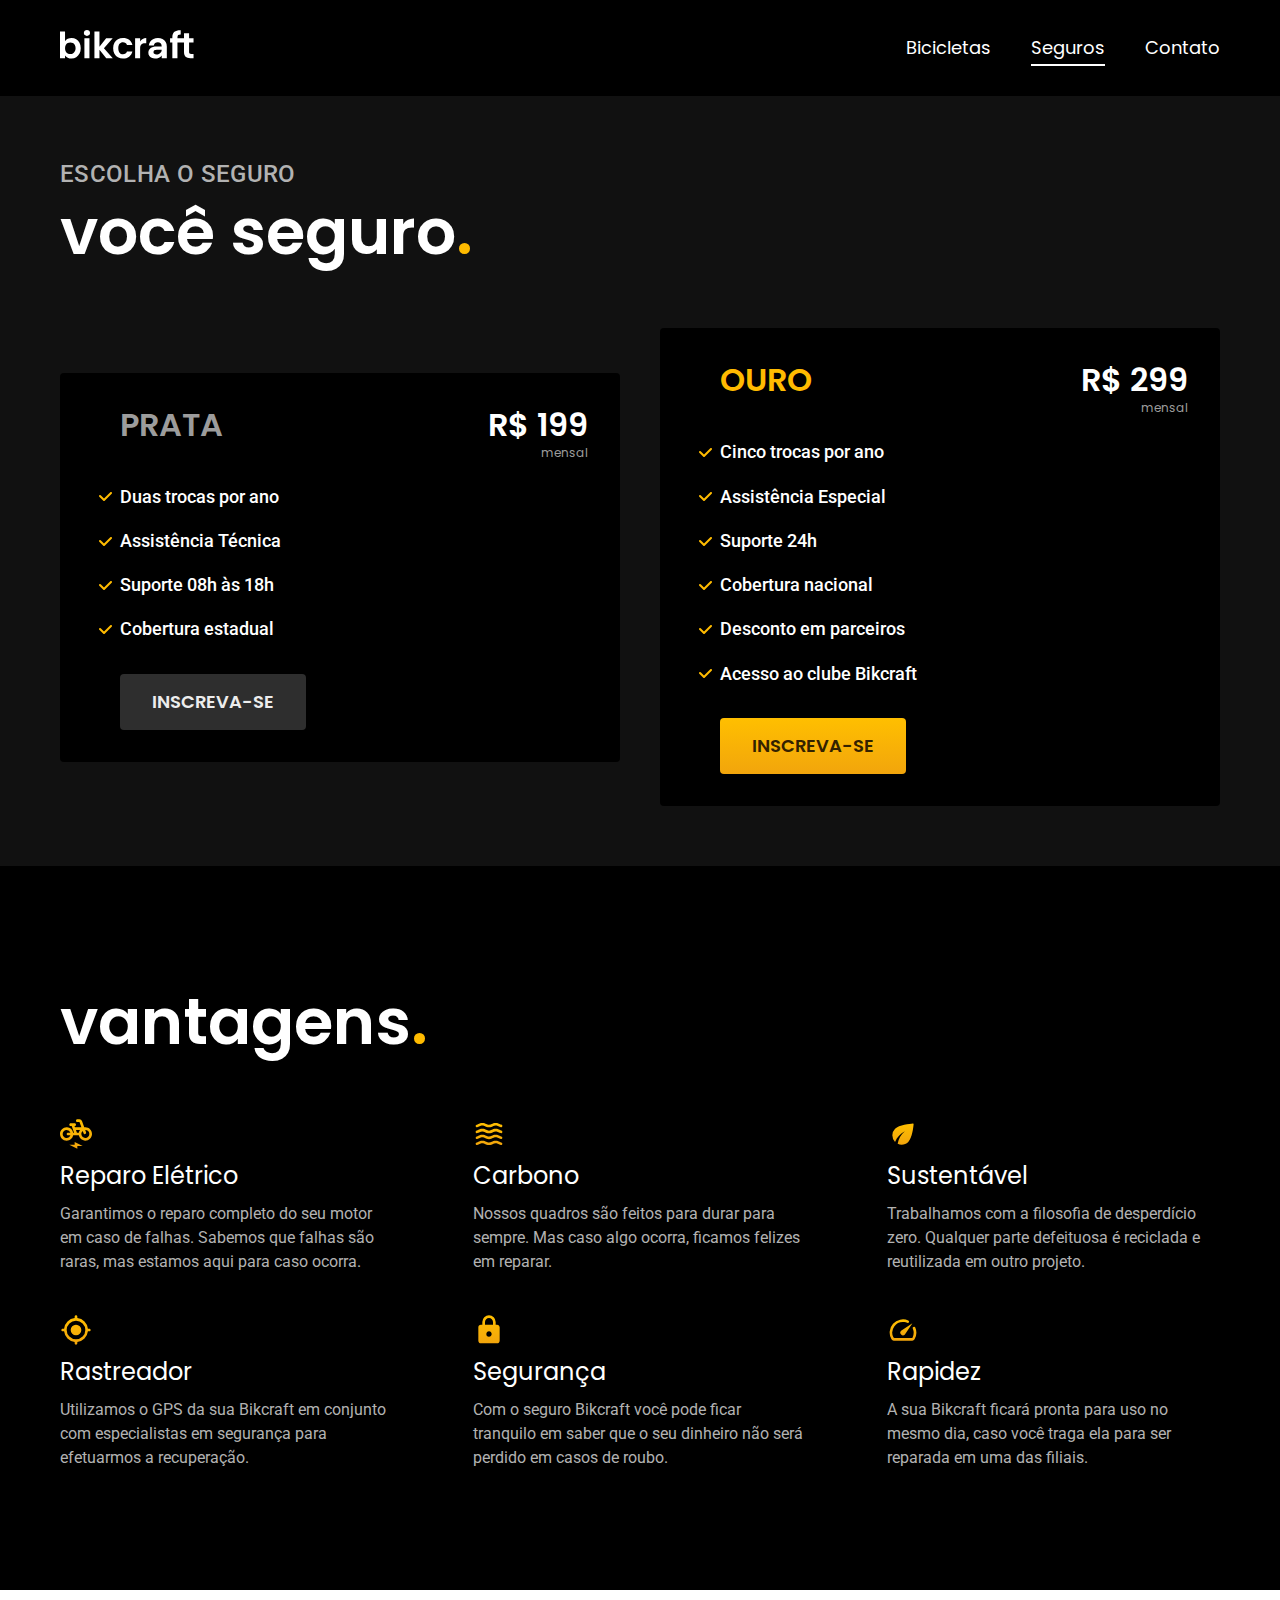
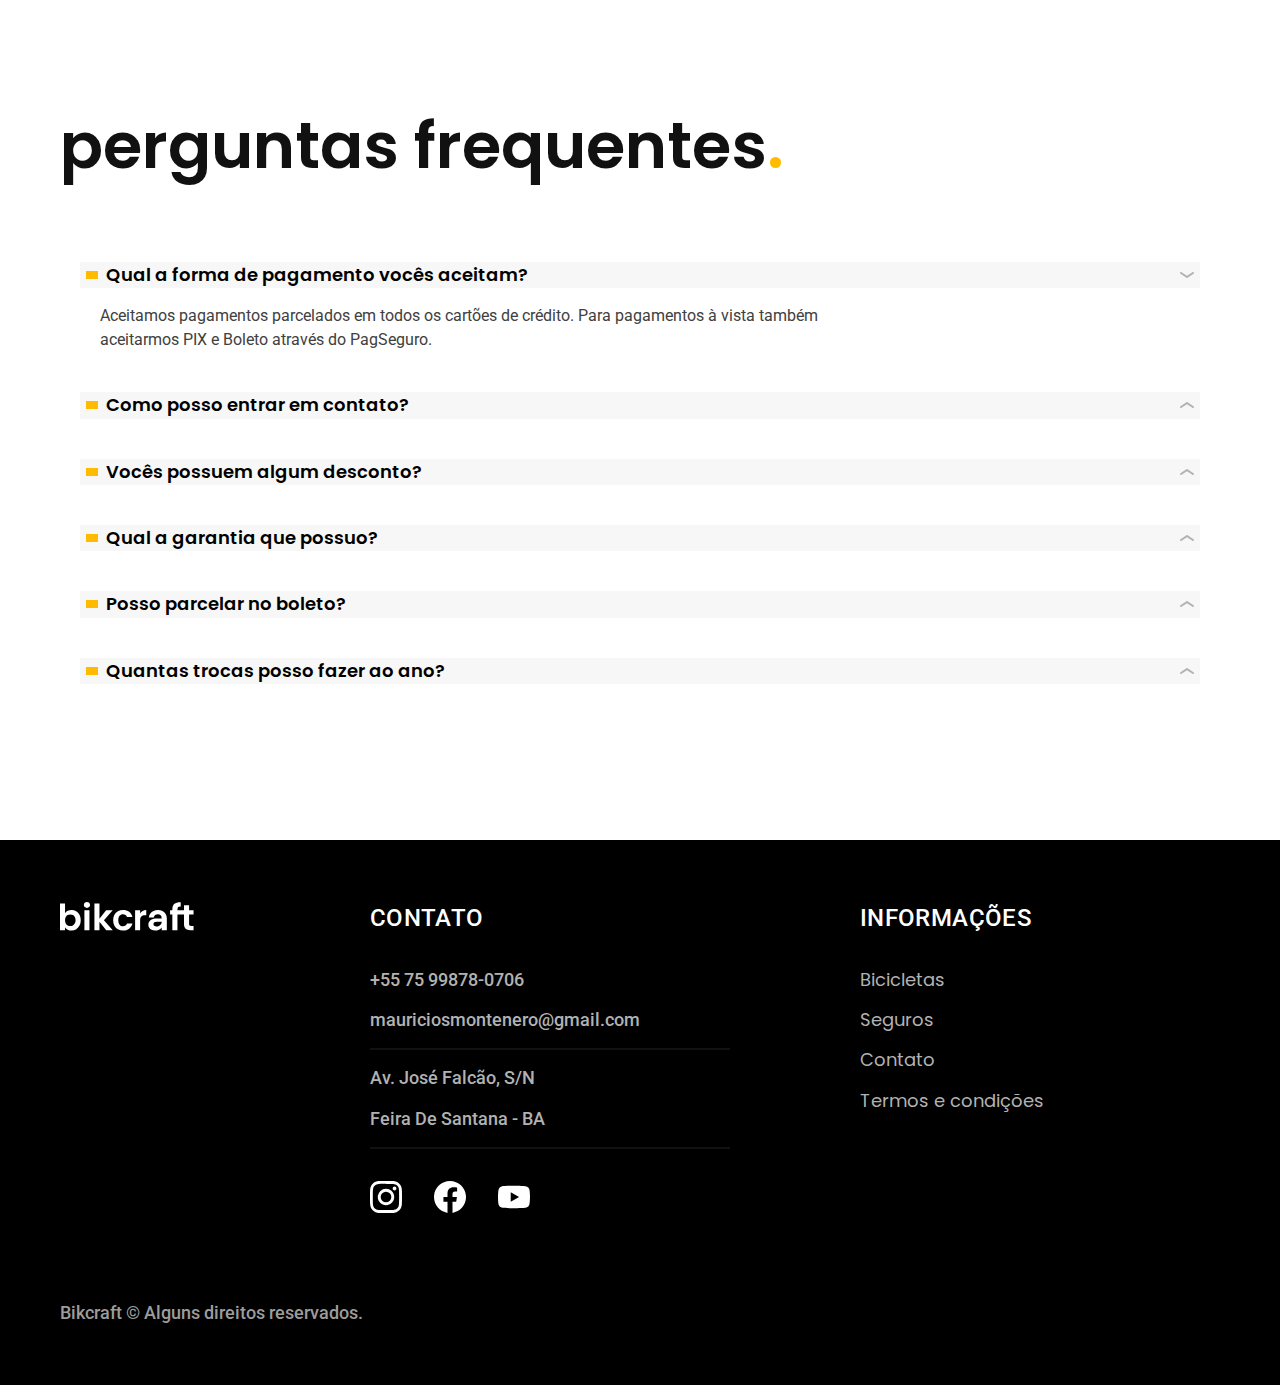
<file: seguros.html>
<!DOCTYPE html>
<html lang="pt-br">
  <head>
    <meta charset="UTF-8" />
    <meta name="viewport" content="width=device-width, initial-scale=1.0" />
    <meta http-equiv="X-UA-Compatible" content="IE=edge" />
    <title>Seguros | Bikcraft</title>
    <meta name="description" content="Termos e Condições." />
    <link rel="preconnect" href="https://fonts.googleapis.com" />
    <link rel="preconnect" href="https://fonts.gstatic.com" crossorigin />
    <link
      href="https://fonts.googleapis.com/css2?family=Poppins:wght@400;600&family=Roboto:wght@400;500&display=swap"
      rel="stylesheet"
    />
    <link rel="preconnect" href="https://fonts.googleapis.com" />
    <link rel="preconnect" href="https://fonts.gstatic.com" crossorigin />
    <link
      href="https://fonts.googleapis.com/css2?family=Merriweather:ital,wght@1,900&family=Poppins:wght@400;600&family=Roboto:wght@500&display=swap"
      rel="stylesheet"
    />
    <link rel="stylesheet" href="./css/style.css" />
  </head>

  <body id="seguros">
    <header class="header-bg">
      <div class="header container">
        <a href="./"><img src="./img/bikcraft.svg" alt="Bikcraft" /></a>
        <nav aria-label="primaria">
          <ul class="header-menu font-1-m cor-0">
            <li><a href="./bicicletas.html">Bicicletas</a></li>
            <li><a href="./seguros.html">Seguros</a></li>
            <li><a href="./contato.html">Contato</a></li>
          </ul>
        </nav>
      </div>
    </header>

    <main class="seguros-bg">
      <div class="titulo-bg">
        <div class="titulo container">
          <p class="font-2-l-b cor-5">Escolha o seguro</p>
          <h1 class="font-1-xxl cor-0">
            você seguro<span class="cor-p1">.</span>
          </h1>
        </div>
      </div>

      <div class="seguros container">
        <div class="seguros-item">
          <h3 class="font-1-xl cor-6">PRATA</h3>
          <span class="font-1-xl cor-0"
            >R$ 199 <span class="font-1-xs cor-6">mensal</span></span
          >
          <ul class="font-2-m cor-0">
            <li>Duas trocas por ano</li>
            <li>Assistência Técnica</li>
            <li>Suporte 08h às 18h</li>
            <li>Cobertura estadual</li>
          </ul>
          <a
            class="botao secundario"
            href="./orcamento.html?tipo=seguro&produto=prata"
            >Inscreva-se</a
          >
        </div>

        <div class="seguros-item">
          <h3 class="font-1-xl cor-p1">OURO</h3>
          <span class="font-1-xl cor-0"
            >R$ 299 <span class="font-1-xs cor-6">mensal</span></span
          >
          <ul class="font-2-m cor-0">
            <li>Cinco trocas por ano</li>
            <li>Assistência Especial</li>
            <li>Suporte 24h</li>
            <li>Cobertura nacional</li>
            <li>Desconto em parceiros</li>
            <li>Acesso ao clube Bikcraft</li>
          </ul>
          <a class="botao" href="./orcamento.html?tipo=seguro&produto=ouro"
            >Inscreva-se</a
          >
        </div>
      </div>
    </main>

    <article class="vantagens-bg">
      <div class="vantagens container">
        <h2 class="font-1-xxl cor-0">vantagens<span class="cor-p1">.</span></h2>
        <ul>
          <li>
            <img src="./img/icones/eletrica.svg" alt="" />
            <h3 class="font-1-l cor-0">Reparo Elétrico</h3>
            <p class="font-2-s cor-5">
              Garantimos o reparo completo do seu motor em caso de falhas.
              Sabemos que falhas são raras, mas estamos aqui para caso ocorra.
            </p>
          </li>
          <li>
            <img src="./img/icones/carbono.svg" alt="" />
            <h3 class="font-1-l cor-0">Carbono</h3>
            <p class="font-2-s cor-5">
              Nossos quadros são feitos para durar para sempre. Mas caso algo
              ocorra, ficamos felizes em reparar.
            </p>
          </li>
          <li>
            <img src="./img/icones/sustentavel.svg" alt="" />
            <h3 class="font-1-l cor-0">Sustentável</h3>
            <p class="font-2-s cor-5">
              Trabalhamos com a filosofia de desperdício zero. Qualquer parte
              defeituosa é reciclada e reutilizada em outro projeto.
            </p>
          </li>
          <li>
            <img src="./img/icones/rastreador.svg" alt="" />
            <h3 class="font-1-l cor-0">Rastreador</h3>
            <p class="font-2-s cor-5">
              Utilizamos o GPS da sua Bikcraft em conjunto com especialistas em
              segurança para efetuarmos a recuperação.
            </p>
          </li>
          <li>
            <img src="./img/icones/seguro.svg" alt="" />
            <h3 class="font-1-l cor-0">Segurança</h3>
            <p class="font-2-s cor-5">
              Com o seguro Bikcraft você pode ficar tranquilo em saber que o seu
              dinheiro não será perdido em casos de roubo.
            </p>
          </li>
          <li>
            <img src="./img/icones/velocidade.svg" alt="" />
            <h3 class="font-1-l cor-0">Rapidez</h3>
            <p class="font-2-s cor-5">
              A sua Bikcraft ficará pronta para uso no mesmo dia, caso você
              traga ela para ser reparada em uma das filiais.
            </p>
          </li>
        </ul>
      </div>
    </article>

    <article class="perguntas container">
      <h2 class="font-1-xxl">
        perguntas frequentes<span class="cor-p1">.</span>
      </h2>
      <dl>
        <div>
          <dt>
            <button
              class="font-1-m-b"
              aria-controls="pergunta1"
              aria-expanded="true"
            >
              Qual a forma de pagamento vocês aceitam?
            </button>
          </dt>
          <dd id="pergunta1" class="font-2-s cor-9 ativa">
            Aceitamos pagamentos parcelados em todos os cartões de crédito. Para
            pagamentos à vista também aceitarmos PIX e Boleto através do
            PagSeguro.
          </dd>
        </div>
        <div>
          <dt>
            <button
              class="font-1-m-b"
              aria-controls="pergunta2"
              aria-expanded="false"
            >
              Como posso entrar em contato?
            </button>
          </dt>
          <dd id="pergunta2" class="font-2-s cor-9">
            Aceitamos pagamentos parcelados em todos os cartões de crédito. Para
            pagamentos à vista também aceitarmos PIX e Boleto através do
            PagSeguro.
          </dd>
        </div>
        <div>
          <dt>
            <button
              class="font-1-m-b"
              aria-controls="pergunta3"
              aria-expanded="false"
            >
              Vocês possuem algum desconto?
            </button>
          </dt>
          <dd id="pergunta3" class="font-2-s cor-9">
            Aceitamos pagamentos parcelados em todos os cartões de crédito. Para
            pagamentos à vista também aceitarmos PIX e Boleto através do
            PagSeguro.
          </dd>
        </div>
        <div>
          <dt>
            <button
              class="font-1-m-b"
              aria-controls="pergunta4"
              aria-expanded="false"
            >
              Qual a garantia que possuo?
            </button>
          </dt>
          <dd id="pergunta4" class="font-2-s cor-9">
            Aceitamos pagamentos parcelados em todos os cartões de crédito. Para
            pagamentos à vista também aceitarmos PIX e Boleto através do
            PagSeguro.
          </dd>
        </div>
        <div>
          <dt>
            <button
              class="font-1-m-b"
              aria-controls="pergunta5"
              aria-expanded="false"
            >
              Posso parcelar no boleto?
            </button>
          </dt>
          <dd id="pergunta5" class="font-2-s cor-9">
            Aceitamos pagamentos parcelados em todos os cartões de crédito. Para
            pagamentos à vista também aceitarmos PIX e Boleto através do
            PagSeguro.
          </dd>
        </div>
        <div>
          <dt>
            <button
              class="font-1-m-b"
              aria-controls="pergunta6"
              aria-expanded="false"
            >
              Quantas trocas posso fazer ao ano?
            </button>
          </dt>
          <dd id="pergunta6" class="font-2-s cor-9">
            Aceitamos pagamentos parcelados em todos os cartões de crédito. Para
            pagamentos à vista também aceitarmos PIX e Boleto através do
            PagSeguro.
          </dd>
        </div>
      </dl>
    </article>

    <footer class="footer-bg">
      <div class="footer container">
        <img src="./img/bikcraft.svg" alt="Bikcraft" />
        <div class="footer-contato">
          <h3 class="font-2-l-b cor-0">Contato</h3>
          <ul class="font-2-m cor-5">
            <li><a href="tel:+5575998780706">+55 75 99878-0706</a></li>
            <li>
              <a href="mailto:mauriciosmontenero@gmail.com"
                >mauriciosmontenero@gmail.com</a
              >
            </li>
            <li>Av. José Falcão, S/N</li>
            <li>Feira De Santana - BA</li>
          </ul>
          <div class="footer-redes">
            <a href="./"
              ><img src="./img/redes/instagram.svg" alt="Instagram"
            /></a>
            <a href=""><img src="./img/redes/facebook.svg" alt="Facebook" /></a>
            <a href=""><img src="./img/redes/youtube.svg" alt="Youtube" /></a>
          </div>
        </div>
        <div class="footer-informacoes">
          <h3 class="font-2-l-b cor-0">Informações</h3>
          <nav>
            <ul class="font-1-m cor-5">
              <li><a href="./bicicletas.html">Bicicletas</a></li>
              <li><a href="./seguros.html">Seguros</a></li>
              <li><a href="./contato.html">Contato</a></li>
              <li><a href="./termos.html">Termos e condições</a></li>
            </ul>
          </nav>
        </div>
        <p class="footer-copy font-2-m cor-6">
          Bikcraft © Alguns direitos reservados.
        </p>
      </div>
    </footer>
    <script src="./js/script.js"></script>
  </body>
</html>
</file>
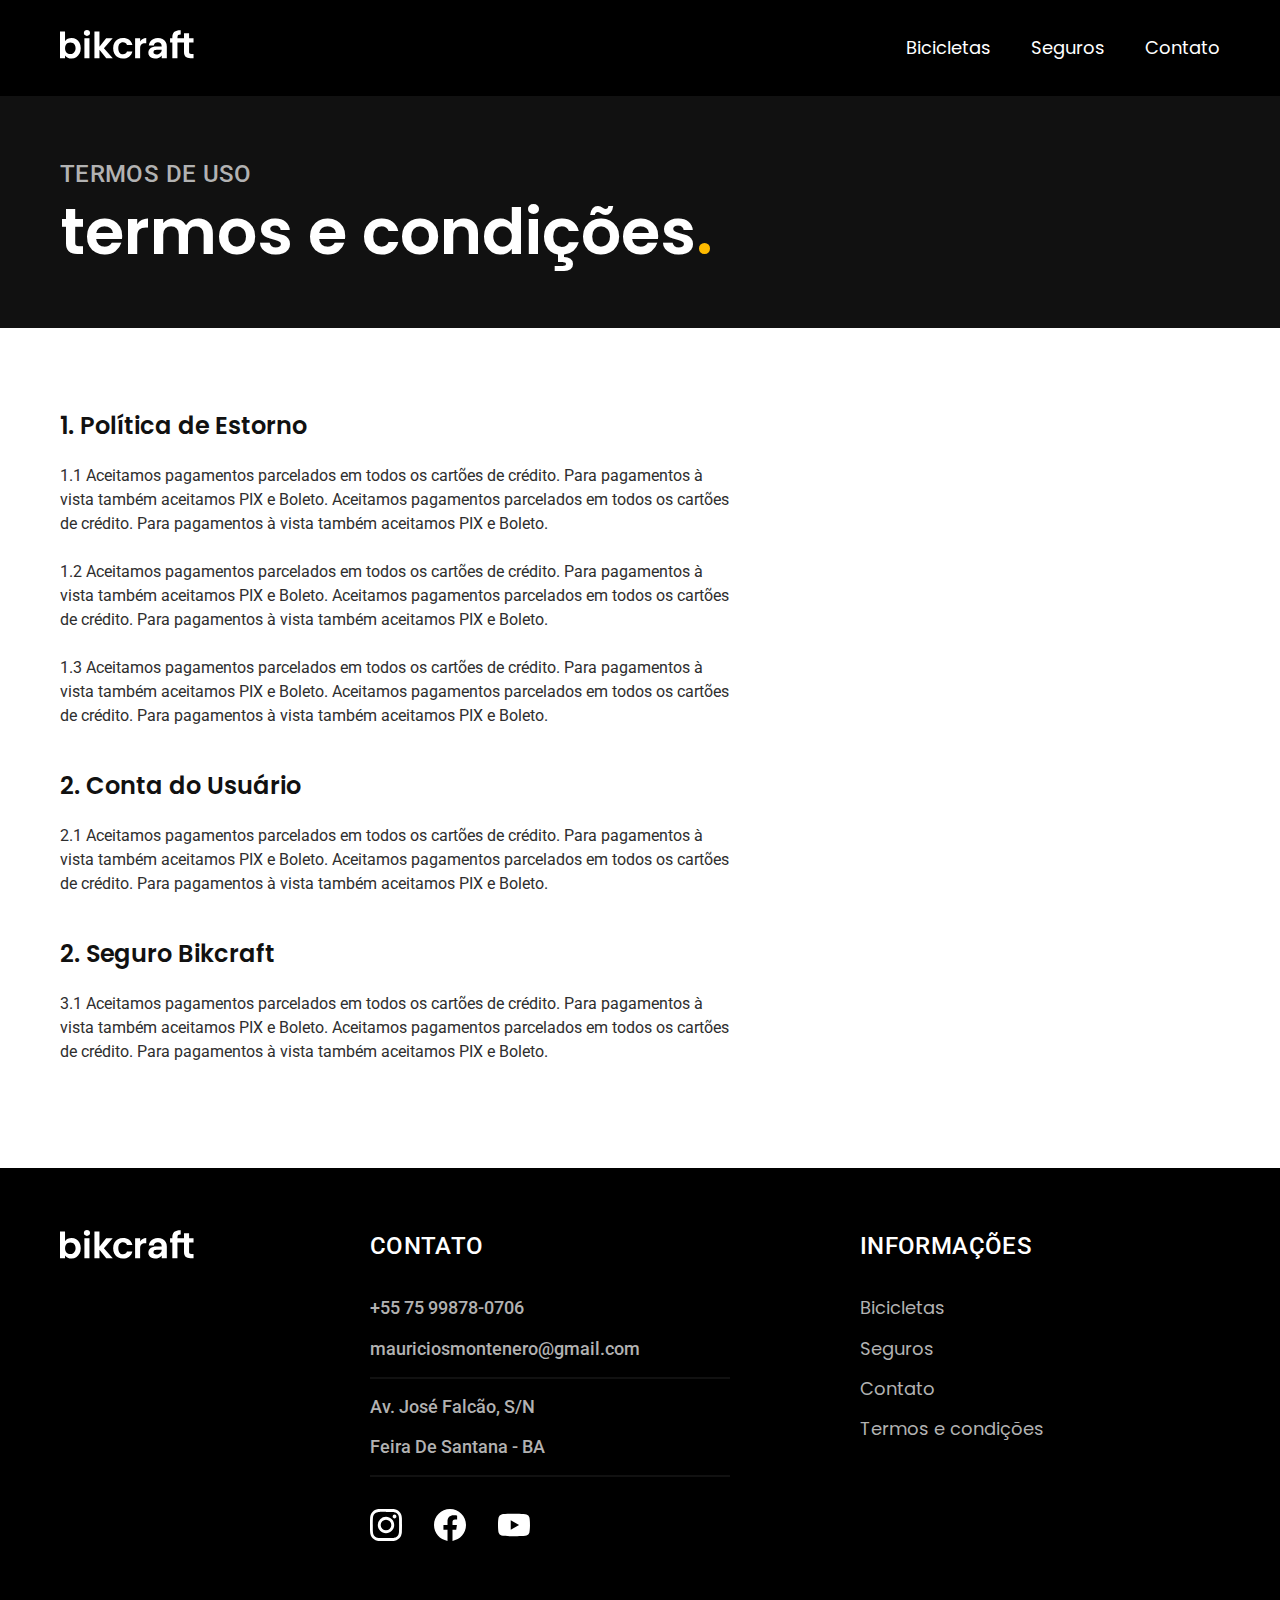
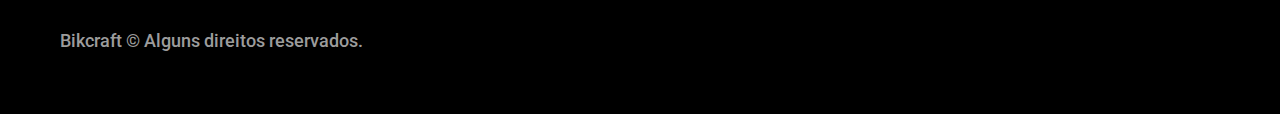
<file: termos.html>
<!DOCTYPE html>
<html lang="pt-br">
  <head>
    <meta charset="UTF-8" />
    <meta name="viewport" content="width=device-width, initial-scale=1.0" />
    <meta http-equiv="X-UA-Compatible" content="IE=edge" />
    <title>Termos e Condições | Bikcraft</title>
    <meta name="description" content="Termos e Condições." />
    <link rel="preconnect" href="https://fonts.googleapis.com" />
    <link rel="preconnect" href="https://fonts.gstatic.com" crossorigin />
    <link
      href="https://fonts.googleapis.com/css2?family=Poppins:wght@400;600&family=Roboto:wght@400;500&display=swap"
      rel="stylesheet"
    />
    <link rel="preconnect" href="https://fonts.googleapis.com" />
    <link rel="preconnect" href="https://fonts.gstatic.com" crossorigin />
    <link
      href="https://fonts.googleapis.com/css2?family=Merriweather:ital,wght@1,900&family=Poppins:wght@400;600&family=Roboto:wght@500&display=swap"
      rel="stylesheet"
    />
    <link rel="stylesheet" href="./css/style.css" />
  </head>

  <body id="termos">
    <header class="header-bg">
      <div class="header container">
        <a href="./"><img src="./img/bikcraft.svg" alt="Bikcraft" /></a>
        <nav aria-label="primaria">
          <ul class="header-menu font-1-m cor-0">
            <li><a href="./bicicletas.html">Bicicletas</a></li>
            <li><a href="./seguros.html">Seguros</a></li>
            <li><a href="./contato.html">Contato</a></li>
          </ul>
        </nav>
      </div>
    </header>

    <main>
      <div class="titulo-bg">
        <div class="titulo container">
          <p class="font-2-l-b cor-5">Termos de uso</p>
          <h1 class="font-1-xxl cor-0">
            termos e condições<span class="cor-p1">.</span>
          </h1>
        </div>
      </div>

      <div class="termos font-2-s cor-10 container">
        <h2 class="font-1-l cor-11">1. Política de Estorno</h2>
        <p class="">
          1.1 Aceitamos pagamentos parcelados em todos os cartões de crédito.
          Para pagamentos à vista também aceitamos PIX e Boleto. Aceitamos
          pagamentos parcelados em todos os cartões de crédito. Para pagamentos
          à vista também aceitamos PIX e Boleto.
        </p>
        <p class="">
          1.2 Aceitamos pagamentos parcelados em todos os cartões de crédito.
          Para pagamentos à vista também aceitamos PIX e Boleto. Aceitamos
          pagamentos parcelados em todos os cartões de crédito. Para pagamentos
          à vista também aceitamos PIX e Boleto.
        </p>
        <p class="">
          1.3 Aceitamos pagamentos parcelados em todos os cartões de crédito.
          Para pagamentos à vista também aceitamos PIX e Boleto. Aceitamos
          pagamentos parcelados em todos os cartões de crédito. Para pagamentos
          à vista também aceitamos PIX e Boleto.
        </p>
        <h2 class="font-1-l cor-11">2. Conta do Usuário</h2>
        <p class="">
          2.1 Aceitamos pagamentos parcelados em todos os cartões de crédito.
          Para pagamentos à vista também aceitamos PIX e Boleto. Aceitamos
          pagamentos parcelados em todos os cartões de crédito. Para pagamentos
          à vista também aceitamos PIX e Boleto.
        </p>
        <h2 class="font-1-l cor-11">2. Seguro Bikcraft</h2>
        <p class="">
          3.1 Aceitamos pagamentos parcelados em todos os cartões de crédito.
          Para pagamentos à vista também aceitamos PIX e Boleto. Aceitamos
          pagamentos parcelados em todos os cartões de crédito. Para pagamentos
          à vista também aceitamos PIX e Boleto.
        </p>
      </div>
    </main>

    <footer class="footer-bg">
      <div class="footer container">
        <img src="./img/bikcraft.svg" alt="Bikcraft" />
        <div class="footer-contato">
          <h3 class="font-2-l-b cor-0">Contato</h3>
          <ul class="font-2-m cor-5">
            <li><a href="tel:+5575998780706">+55 75 99878-0706</a></li>
            <li>
              <a href="mailto:mauriciosmontenero@gmail.com"
                >mauriciosmontenero@gmail.com</a
              >
            </li>
            <li>Av. José Falcão, S/N</li>
            <li>Feira De Santana - BA</li>
          </ul>
          <div class="footer-redes">
            <a href="./"
              ><img src="./img/redes/instagram.svg" alt="Instagram"
            /></a>
            <a href=""><img src="./img/redes/facebook.svg" alt="Facebook" /></a>
            <a href=""><img src="./img/redes/youtube.svg" alt="Youtube" /></a>
          </div>
        </div>
        <div class="footer-informacoes">
          <h3 class="font-2-l-b cor-0">Informações</h3>
          <nav>
            <ul class="font-1-m cor-5">
              <li><a href="./bicicletas.html">Bicicletas</a></li>
              <li><a href="./seguros.html">Seguros</a></li>
              <li><a href="./contato.html">Contato</a></li>
              <li><a href="./termos.html">Termos e condições</a></li>
            </ul>
          </nav>
        </div>
        <p class="footer-copy font-2-m cor-6">
          Bikcraft © Alguns direitos reservados.
        </p>
      </div>
    </footer>
    <script src="./js/script.js"></script>
  </body>
</html>
</file>
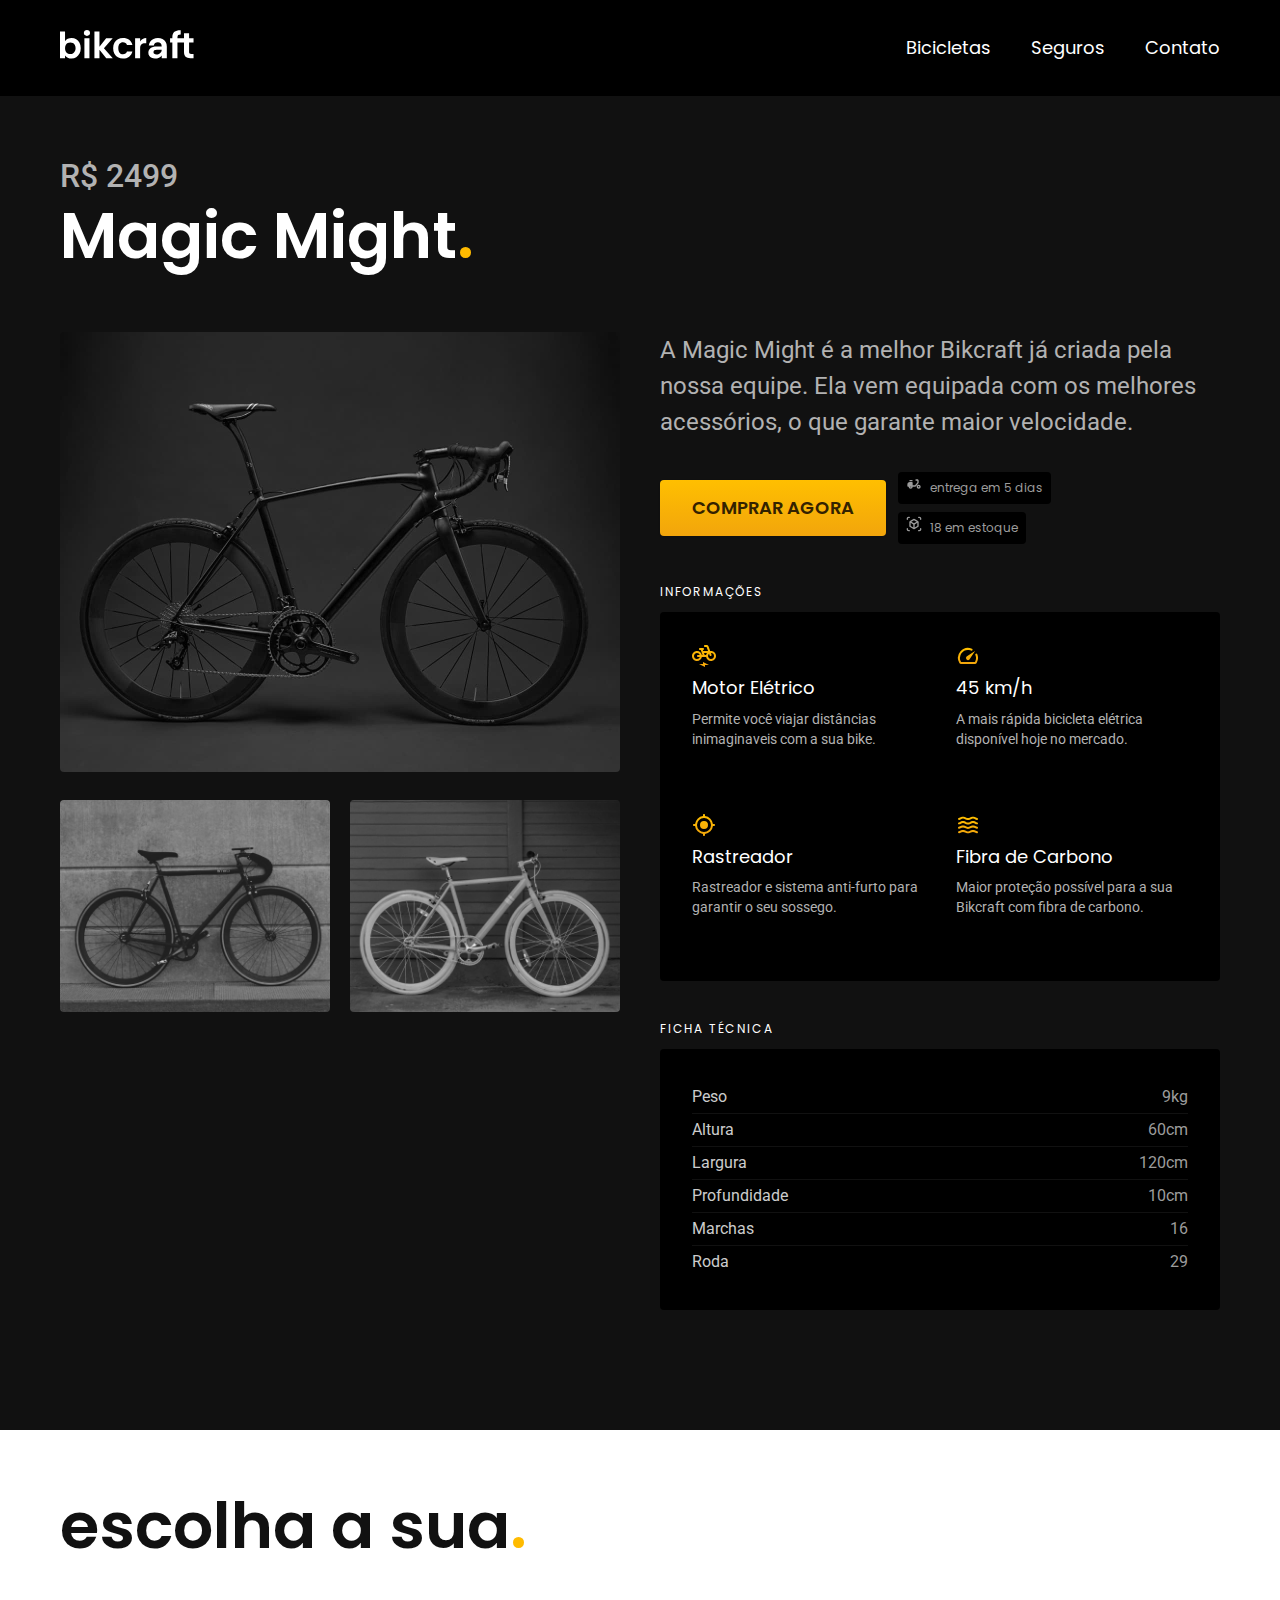
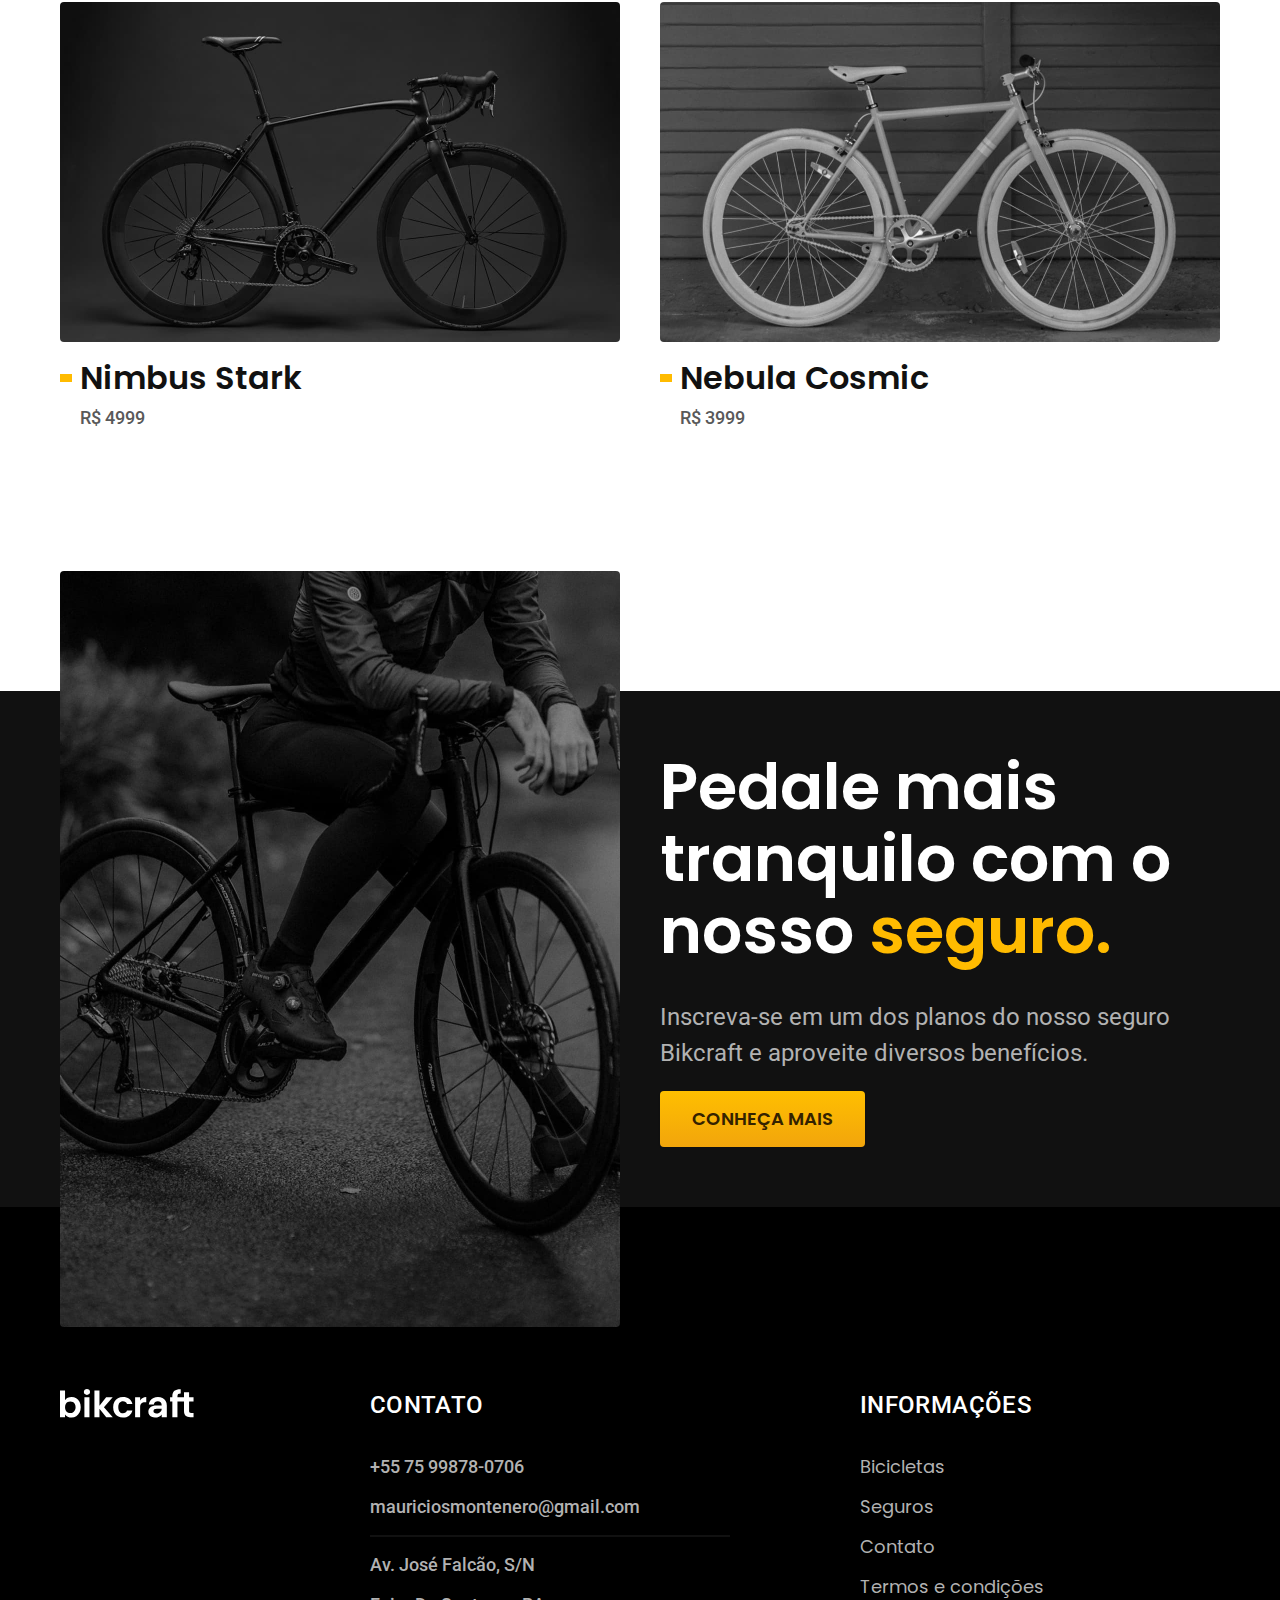
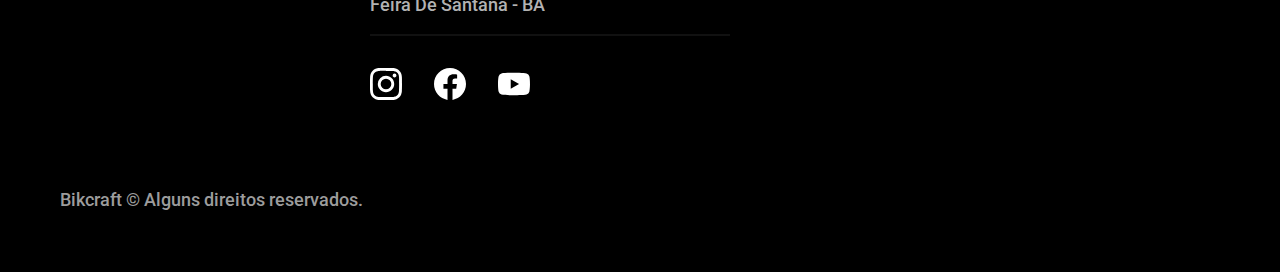
<file: bicicletas/magic.html>
<!DOCTYPE html>
<html lang="pt-br">
  <head>
    <meta charset="UTF-8" />
    <meta name="viewport" content="width=device-width, initial-scale=1.0" />
    <meta http-equiv="X-UA-Compatible" content="IE=edge" />
    <title>Magic | Bikcraft</title>
    <meta name="description" content="Magic Might." />
    <link rel="preconnect" href="https://fonts.googleapis.com" />
    <link rel="preconnect" href="https://fonts.gstatic.com" crossorigin />
    <link
      href="https://fonts.googleapis.com/css2?family=Poppins:wght@400;600&family=Roboto:wght@400;500&display=swap"
      rel="stylesheet"
    />
    <link rel="preconnect" href="https://fonts.googleapis.com" />
    <link rel="preconnect" href="https://fonts.gstatic.com" crossorigin />
    <link
      href="https://fonts.googleapis.com/css2?family=Merriweather:ital,wght@1,900&family=Poppins:wght@400;600&family=Roboto:wght@500&display=swap"
      rel="stylesheet"
    />
    <link rel="stylesheet" href="../css/style.css" />
  </head>

  <body id="bicicleta">
    <header class="header-bg">
      <div class="header container">
        <a href="../"><img src="../img/bikcraft.svg" alt="Bikcraft" /></a>
        <nav aria-label="primaria">
          <ul class="header-menu font-1-m cor-0">
            <li><a href="../bicicletas.html">Bicicletas</a></li>
            <li><a href="../seguros.html">Seguros</a></li>
            <li><a href="../contato.html">Contato</a></li>
          </ul>
        </nav>
      </div>
    </header>

    <main class="titulo-bg">
      <div>
        <div class="titulo container">
          <p class="font-2-xl cor-5">R$ 2499</p>
          <h1 class="font-1-xxl cor-0">
            Magic Might<span class="cor-p1">.</span>
          </h1>
        </div>
      </div>
      <div class="bicicleta container">
        <div class="bicicleta-imagens">
          <img src="../img/bicicleta/nimbus1.jpg" alt="Bicicleta 1" />
          <img src="../img/bicicleta/nimbus2.jpg" alt="Bicicleta 2" />
          <img src="../img/bicicleta/nimbus3.jpg" alt="Bicicleta 3" />
        </div>
        <div class="bicicleta-conteudo">
          <p class="font-2-l cor-5">
            A Magic Might é a melhor Bikcraft já criada pela nossa equipe. Ela
            vem equipada com os melhores acessórios, o que garante maior
            velocidade.
          </p>
          <div class="bicicleta-comprar">
            <a
              class="botao"
              href="../orcamento.html?tipo=bikcraft&produto=magic"
              >Comprar Agora</a
            >
            <span class="font-1-xs cor-6">
              <img src="../img/icones/entrega.svg" alt="" /> entrega em 5
              dias</span
            >
            <span class="font-1-xs cor-6">
              <img src="../img/icones/estoque.svg" alt="" /> 18 em estoque</span
            >
          </div>

          <h2 class="font-1-xs cor-0">Informações</h2>
          <ul class="bicicleta-informacoes">
            <li>
              <img src="../img/icones/eletrica.svg" alt="" />
              <h3 class="font-1-m cor-0">Motor Elétrico</h3>
              <p class="font-2-xs cor-5">
                Permite você viajar distâncias inimaginaveis com a sua bike.
              </p>
            </li>
            <li>
              <img src="../img/icones/velocidade.svg" alt="" />
              <h3 class="font-1-m cor-0">45 km/h</h3>
              <p class="font-2-xs cor-5">
                A mais rápida bicicleta elétrica disponível hoje no mercado.
              </p>
            </li>
            <li>
              <img src="../img/icones/rastreador.svg" alt="" />
              <h3 class="font-1-m cor-0">Rastreador</h3>
              <p class="font-2-xs cor-5">
                Rastreador e sistema anti-furto para garantir o seu sossego.
              </p>
            </li>
            <li>
              <img src="../img/icones/carbono.svg" alt="" />
              <h3 class="font-1-m cor-0">Fibra de Carbono</h3>
              <p class="font-2-xs cor-5">
                Maior proteção possível para a sua Bikcraft com fibra de
                carbono.
              </p>
            </li>
          </ul>
          <h2 class="font-1-xs cor-0">Ficha Técnica</h2>
          <ul class="bicicleta-ficha font-2-s cor-4">
            <li>Peso <span>9kg</span></li>
            <li>Altura <span>60cm</span></li>
            <li>Largura <span>120cm</span></li>
            <li>Profundidade <span>10cm</span></li>
            <li>Marchas <span>16</span></li>
            <li>Roda <span>29</span></li>
          </ul>
        </div>
      </div>
    </main>

    <article class="bicicletas-lista container">
      <h2 class="font-1-xxl">escolha a sua<span class="cor-p1">.</span></h2>
      <ul>
        <li>
          <a href="./nimbus.html">
            <img src="../img/bicicletas/nimbus.jpg" alt="Bicicleta preta" />
            <h3 class="font-1-xl">Nimbus Stark</h3>
            <span class="font-2-m cor-8">R$ 4999</span>
          </a>
        </li>
        <li>
          <a href="./nebula.html">
            <img src="../img/bicicletas/nebula.jpg" alt="Bicicleta preta" />
            <h3 class="font-1-xl">Nebula Cosmic</h3>
            <span class="font-2-m cor-8">R$ 3999</span>
          </a>
        </li>
      </ul>
    </article>

    <article class="seguro-bg">
      <div class="seguro container">
        <div class="seguro-imagem">
          <img
            src="../img/fotos/seguros.jpg"
            alt="Pessoa em cima de uma bicicleta."
          />
        </div>
        <div class="seguro-conteudo">
          <h2 class="font-1-xxl cor-0">
            Pedale mais tranquilo com o nosso
            <span class="cor-p1">seguro.</span>
          </h2>
          <p class="font-2-l cor-5">
            Inscreva-se em um dos planos do nosso seguro Bikcraft e aproveite
            diversos benefícios.
          </p>
          <a class="botao" href="../seguros.html">Conheça Mais</a>
        </div>
      </div>
    </article>

    <footer class="footer-bg">
      <div class="footer container">
        <img src="../img/bikcraft.svg" alt="Bikcraft" />
        <div class="footer-contato">
          <h3 class="font-2-l-b cor-0">Contato</h3>
          <ul class="font-2-m cor-5">
            <li><a href="tel:+5575998780706">+55 75 99878-0706</a></li>
            <li>
              <a href="mailto:mauriciosmontenero@gmail.com"
                >mauriciosmontenero@gmail.com</a
              >
            </li>
            <li>Av. José Falcão, S/N</li>
            <li>Feira De Santana - BA</li>
          </ul>
          <div class="footer-redes">
            <a href="./"
              ><img src="../img/redes/instagram.svg" alt="Instagram"
            /></a>
            <a href=""
              ><img src="../img/redes/facebook.svg" alt="Facebook"
            /></a>
            <a href=""><img src="../img/redes/youtube.svg" alt="Youtube" /></a>
          </div>
        </div>
        <div class="footer-informacoes">
          <h3 class="font-2-l-b cor-0">Informações</h3>
          <nav>
            <ul class="font-1-m cor-5">
              <li><a href="../bicicletas.html">Bicicletas</a></li>
              <li><a href="../seguros.html">Seguros</a></li>
              <li><a href="../contato.html">Contato</a></li>
              <li><a href="../termos.html">Termos e condições</a></li>
            </ul>
          </nav>
        </div>
        <p class="footer-copy font-2-m cor-6">
          Bikcraft © Alguns direitos reservados.
        </p>
      </div>
    </footer>
    <script src="../js/script.js"></script>
  </body>
</html>
</file>
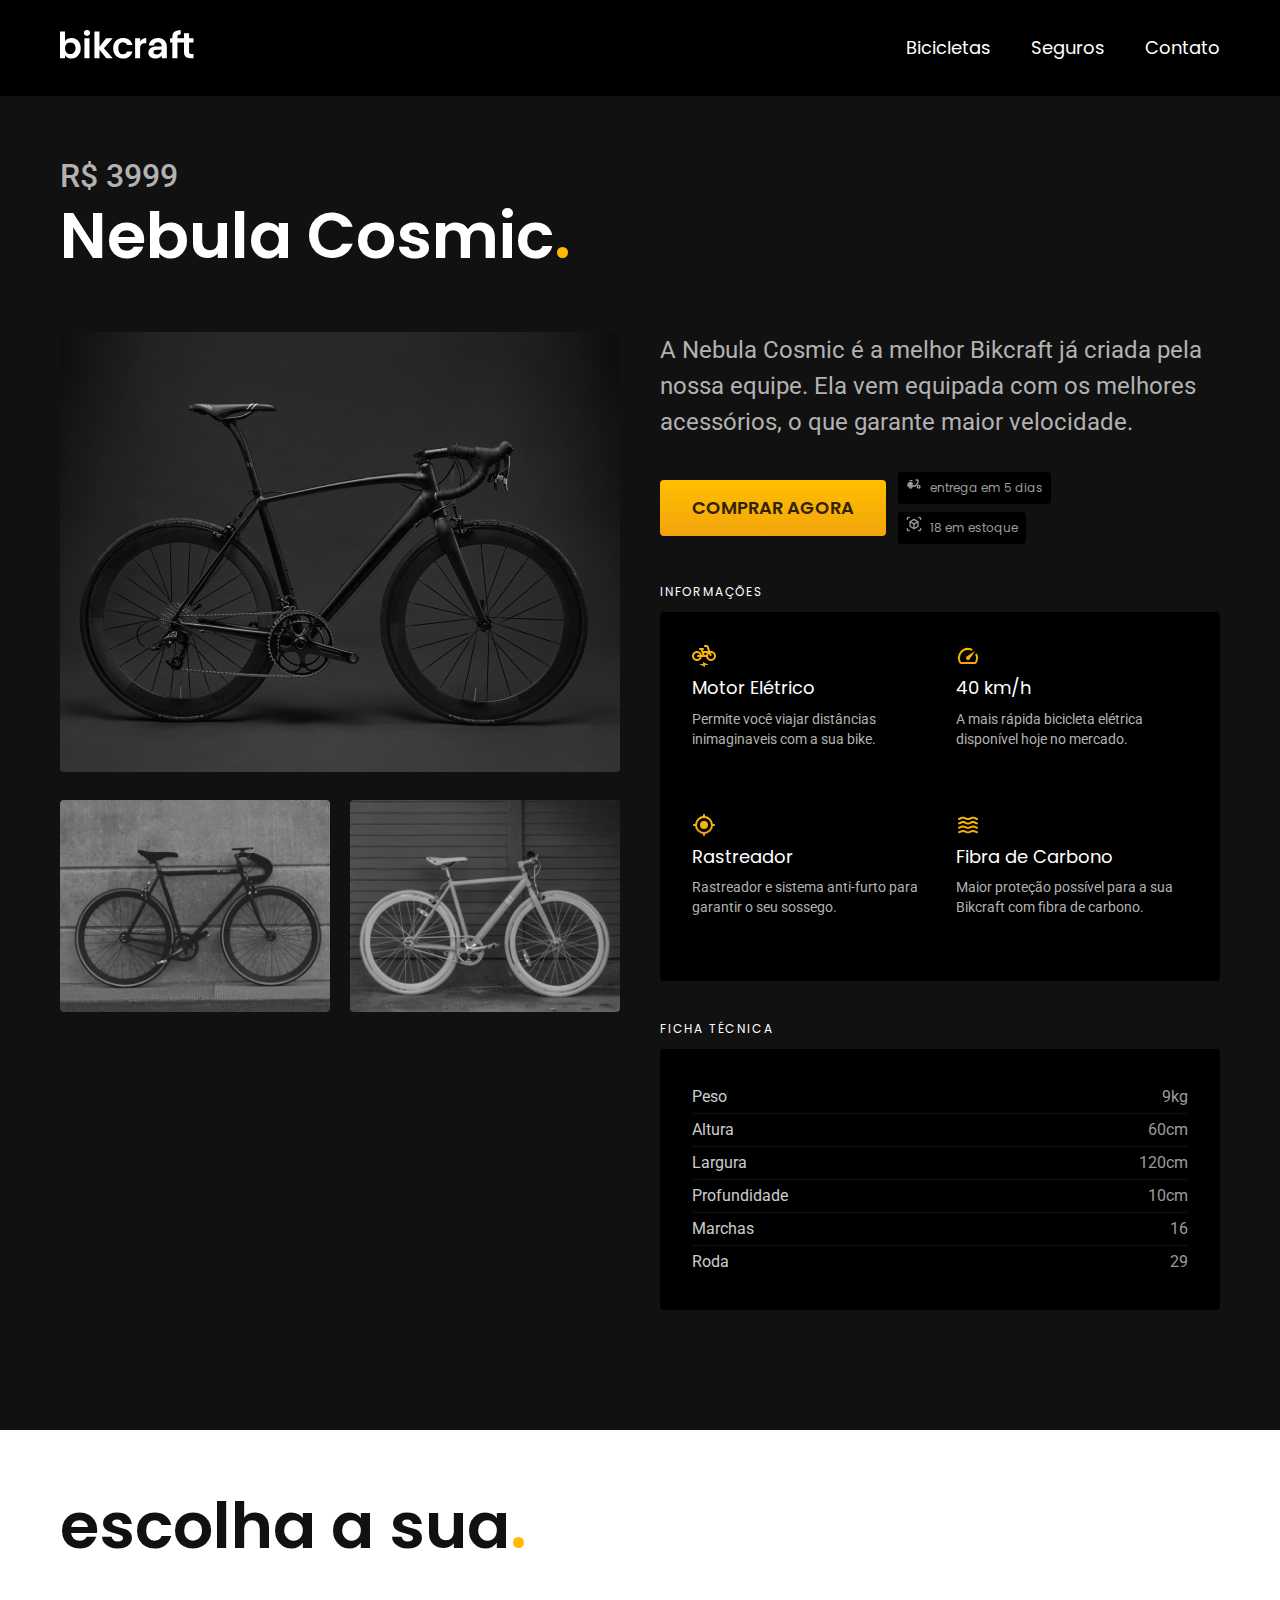
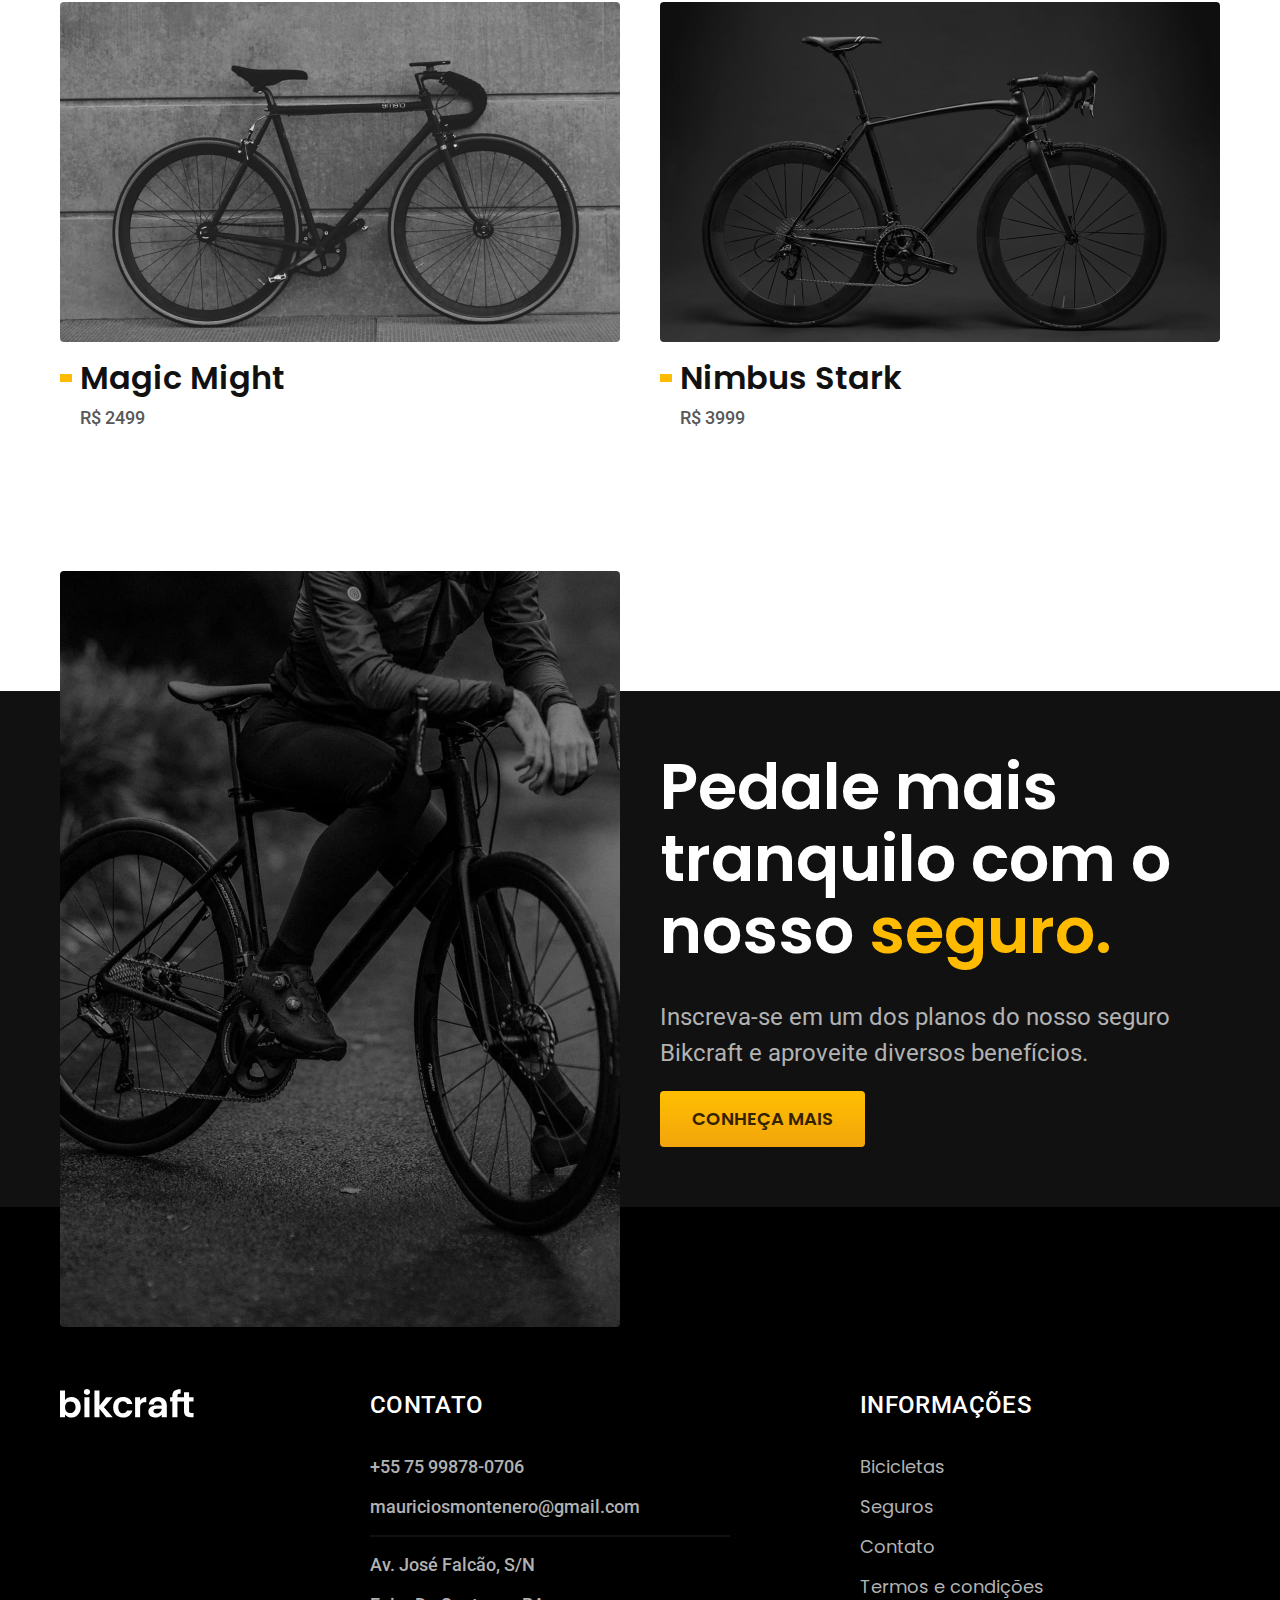
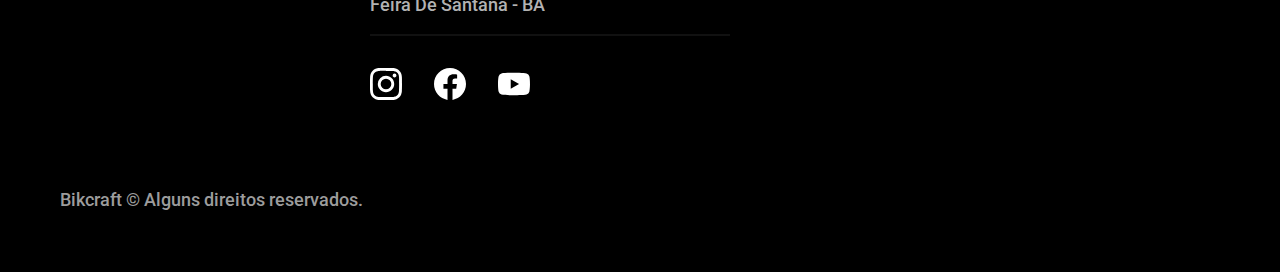
<file: bicicletas/nebula.html>
<!DOCTYPE html>
<html lang="pt-br">
  <head>
    <meta charset="UTF-8" />
    <meta name="viewport" content="width=device-width, initial-scale=1.0" />
    <meta http-equiv="X-UA-Compatible" content="IE=edge" />
    <title>Nebula | Bikcraft</title>
    <meta name="description" content="Nebula Cosmic." />
    <link rel="preconnect" href="https://fonts.googleapis.com" />
    <link rel="preconnect" href="https://fonts.gstatic.com" crossorigin />
    <link
      href="https://fonts.googleapis.com/css2?family=Poppins:wght@400;600&family=Roboto:wght@400;500&display=swap"
      rel="stylesheet"
    />
    <link rel="preconnect" href="https://fonts.googleapis.com" />
    <link rel="preconnect" href="https://fonts.gstatic.com" crossorigin />
    <link
      href="https://fonts.googleapis.com/css2?family=Merriweather:ital,wght@1,900&family=Poppins:wght@400;600&family=Roboto:wght@500&display=swap"
      rel="stylesheet"
    />
    <link rel="stylesheet" href="../css/style.css" />
  </head>

  <body id="bicicleta">
    <header class="header-bg">
      <div class="header container">
        <a href="../"><img src="../img/bikcraft.svg" alt="Bikcraft" /></a>
        <nav aria-label="primaria">
          <ul class="header-menu font-1-m cor-0">
            <li><a href="../bicicletas.html">Bicicletas</a></li>
            <li><a href="../seguros.html">Seguros</a></li>
            <li><a href="../contato.html">Contato</a></li>
          </ul>
        </nav>
      </div>
    </header>

    <main class="titulo-bg">
      <div>
        <div class="titulo container">
          <p class="font-2-xl cor-5">R$ 3999</p>
          <h1 class="font-1-xxl cor-0">
            Nebula Cosmic<span class="cor-p1">.</span>
          </h1>
        </div>
      </div>
      <div class="bicicleta container">
        <div class="bicicleta-imagens">
          <img src="../img/bicicleta/nimbus1.jpg" alt="Bicicleta 1" />
          <img src="../img/bicicleta/nimbus2.jpg" alt="Bicicleta 2" />
          <img src="../img/bicicleta/nimbus3.jpg" alt="Bicicleta 3" />
        </div>
        <div class="bicicleta-conteudo">
          <p class="font-2-l cor-5">
            A Nebula Cosmic é a melhor Bikcraft já criada pela nossa equipe. Ela
            vem equipada com os melhores acessórios, o que garante maior
            velocidade.
          </p>
          <div class="bicicleta-comprar">
            <a
              class="botao"
              href="../orcamento.html?tipo=bikcraft&produto=nebula"
              >Comprar Agora</a
            >
            <span class="font-1-xs cor-6">
              <img src="../img/icones/entrega.svg" alt="" /> entrega em 5
              dias</span
            >
            <span class="font-1-xs cor-6">
              <img src="../img/icones/estoque.svg" alt="" /> 18 em estoque</span
            >
          </div>

          <h2 class="font-1-xs cor-0">Informações</h2>
          <ul class="bicicleta-informacoes">
            <li>
              <img src="../img/icones/eletrica.svg" alt="" />
              <h3 class="font-1-m cor-0">Motor Elétrico</h3>
              <p class="font-2-xs cor-5">
                Permite você viajar distâncias inimaginaveis com a sua bike.
              </p>
            </li>
            <li>
              <img src="../img/icones/velocidade.svg" alt="" />
              <h3 class="font-1-m cor-0">40 km/h</h3>
              <p class="font-2-xs cor-5">
                A mais rápida bicicleta elétrica disponível hoje no mercado.
              </p>
            </li>
            <li>
              <img src="../img/icones/rastreador.svg" alt="" />
              <h3 class="font-1-m cor-0">Rastreador</h3>
              <p class="font-2-xs cor-5">
                Rastreador e sistema anti-furto para garantir o seu sossego.
              </p>
            </li>
            <li>
              <img src="../img/icones/carbono.svg" alt="" />
              <h3 class="font-1-m cor-0">Fibra de Carbono</h3>
              <p class="font-2-xs cor-5">
                Maior proteção possível para a sua Bikcraft com fibra de
                carbono.
              </p>
            </li>
          </ul>
          <h2 class="font-1-xs cor-0">Ficha Técnica</h2>
          <ul class="bicicleta-ficha font-2-s cor-4">
            <li>Peso <span>9kg</span></li>
            <li>Altura <span>60cm</span></li>
            <li>Largura <span>120cm</span></li>
            <li>Profundidade <span>10cm</span></li>
            <li>Marchas <span>16</span></li>
            <li>Roda <span>29</span></li>
          </ul>
        </div>
      </div>
    </main>

    <article class="bicicletas-lista container">
      <h2 class="font-1-xxl">escolha a sua<span class="cor-p1">.</span></h2>
      <ul>
        <li>
          <a href="./magic.html">
            <img src="../img/bicicletas/magic.jpg" alt="Bicicleta preta" />
            <h3 class="font-1-xl">Magic Might</h3>
            <span class="font-2-m cor-8">R$ 2499</span>
          </a>
        </li>
        <li>
          <a href="./nimbus.html">
            <img src="../img/bicicletas/nimbus.jpg" alt="Bicicleta preta" />
            <h3 class="font-1-xl">Nimbus Stark</h3>
            <span class="font-2-m cor-8">R$ 3999</span>
          </a>
        </li>
      </ul>
    </article>

    <article class="seguro-bg">
      <div class="seguro container">
        <div class="seguro-imagem">
          <img
            src="../img/fotos/seguros.jpg"
            alt="Pessoa em cima de uma bicicleta."
          />
        </div>
        <div class="seguro-conteudo">
          <h2 class="font-1-xxl cor-0">
            Pedale mais tranquilo com o nosso
            <span class="cor-p1">seguro.</span>
          </h2>
          <p class="font-2-l cor-5">
            Inscreva-se em um dos planos do nosso seguro Bikcraft e aproveite
            diversos benefícios.
          </p>
          <a class="botao" href="../seguros.html">Conheça Mais</a>
        </div>
      </div>
    </article>

    <footer class="footer-bg">
      <div class="footer container">
        <img src="../img/bikcraft.svg" alt="Bikcraft" />
        <div class="footer-contato">
          <h3 class="font-2-l-b cor-0">Contato</h3>
          <ul class="font-2-m cor-5">
            <li><a href="tel:+5575998780706">+55 75 99878-0706</a></li>
            <li>
              <a href="mailto:mauriciosmontenero@gmail.com"
                >mauriciosmontenero@gmail.com</a
              >
            </li>
            <li>Av. José Falcão, S/N</li>
            <li>Feira De Santana - BA</li>
          </ul>
          <div class="footer-redes">
            <a href="./"
              ><img src="../img/redes/instagram.svg" alt="Instagram"
            /></a>
            <a href=""
              ><img src="../img/redes/facebook.svg" alt="Facebook"
            /></a>
            <a href=""><img src="../img/redes/youtube.svg" alt="Youtube" /></a>
          </div>
        </div>
        <div class="footer-informacoes">
          <h3 class="font-2-l-b cor-0">Informações</h3>
          <nav>
            <ul class="font-1-m cor-5">
              <li><a href="../bicicletas.html">Bicicletas</a></li>
              <li><a href="../seguros.html">Seguros</a></li>
              <li><a href="../contato.html">Contato</a></li>
              <li><a href="../termos.html">Termos e condições</a></li>
            </ul>
          </nav>
        </div>
        <p class="footer-copy font-2-m cor-6">
          Bikcraft © Alguns direitos reservados.
        </p>
      </div>
    </footer>
    <script src="../js/script.js"></script>
  </body>
</html>
</file>
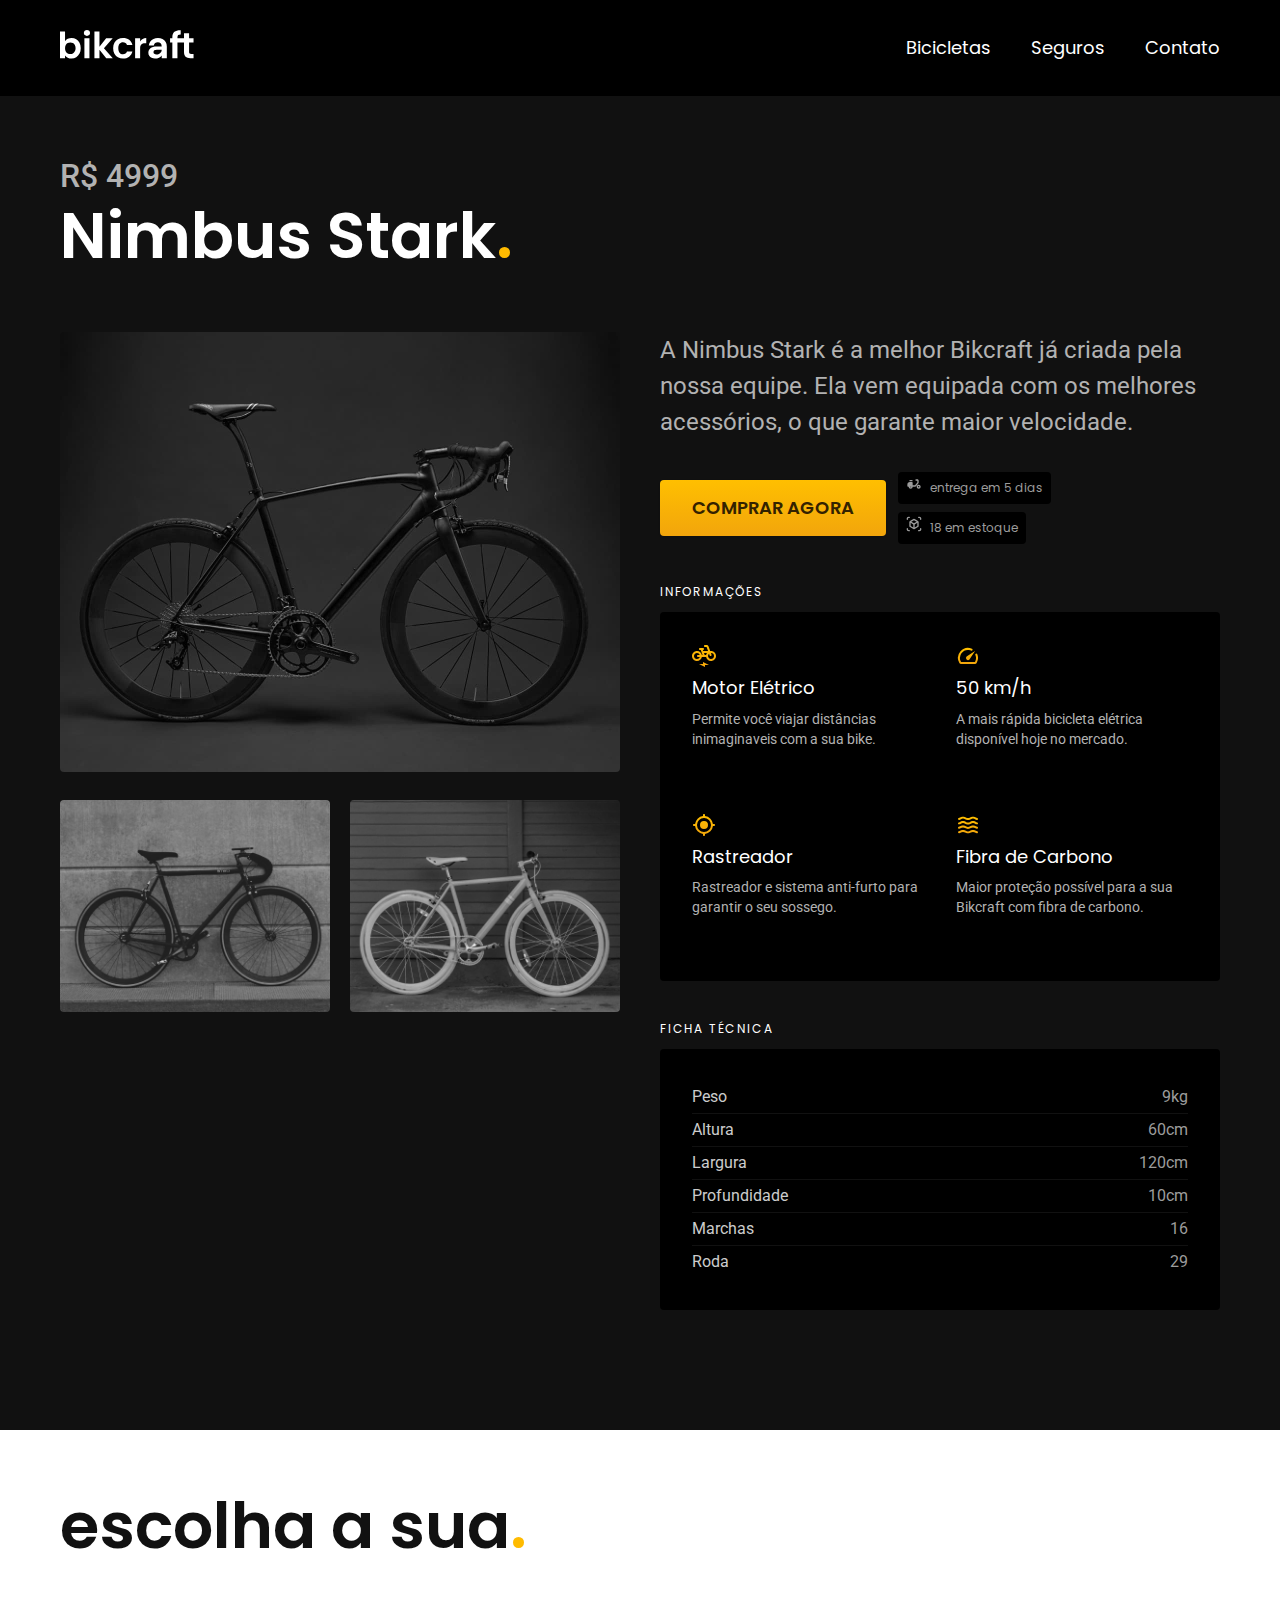
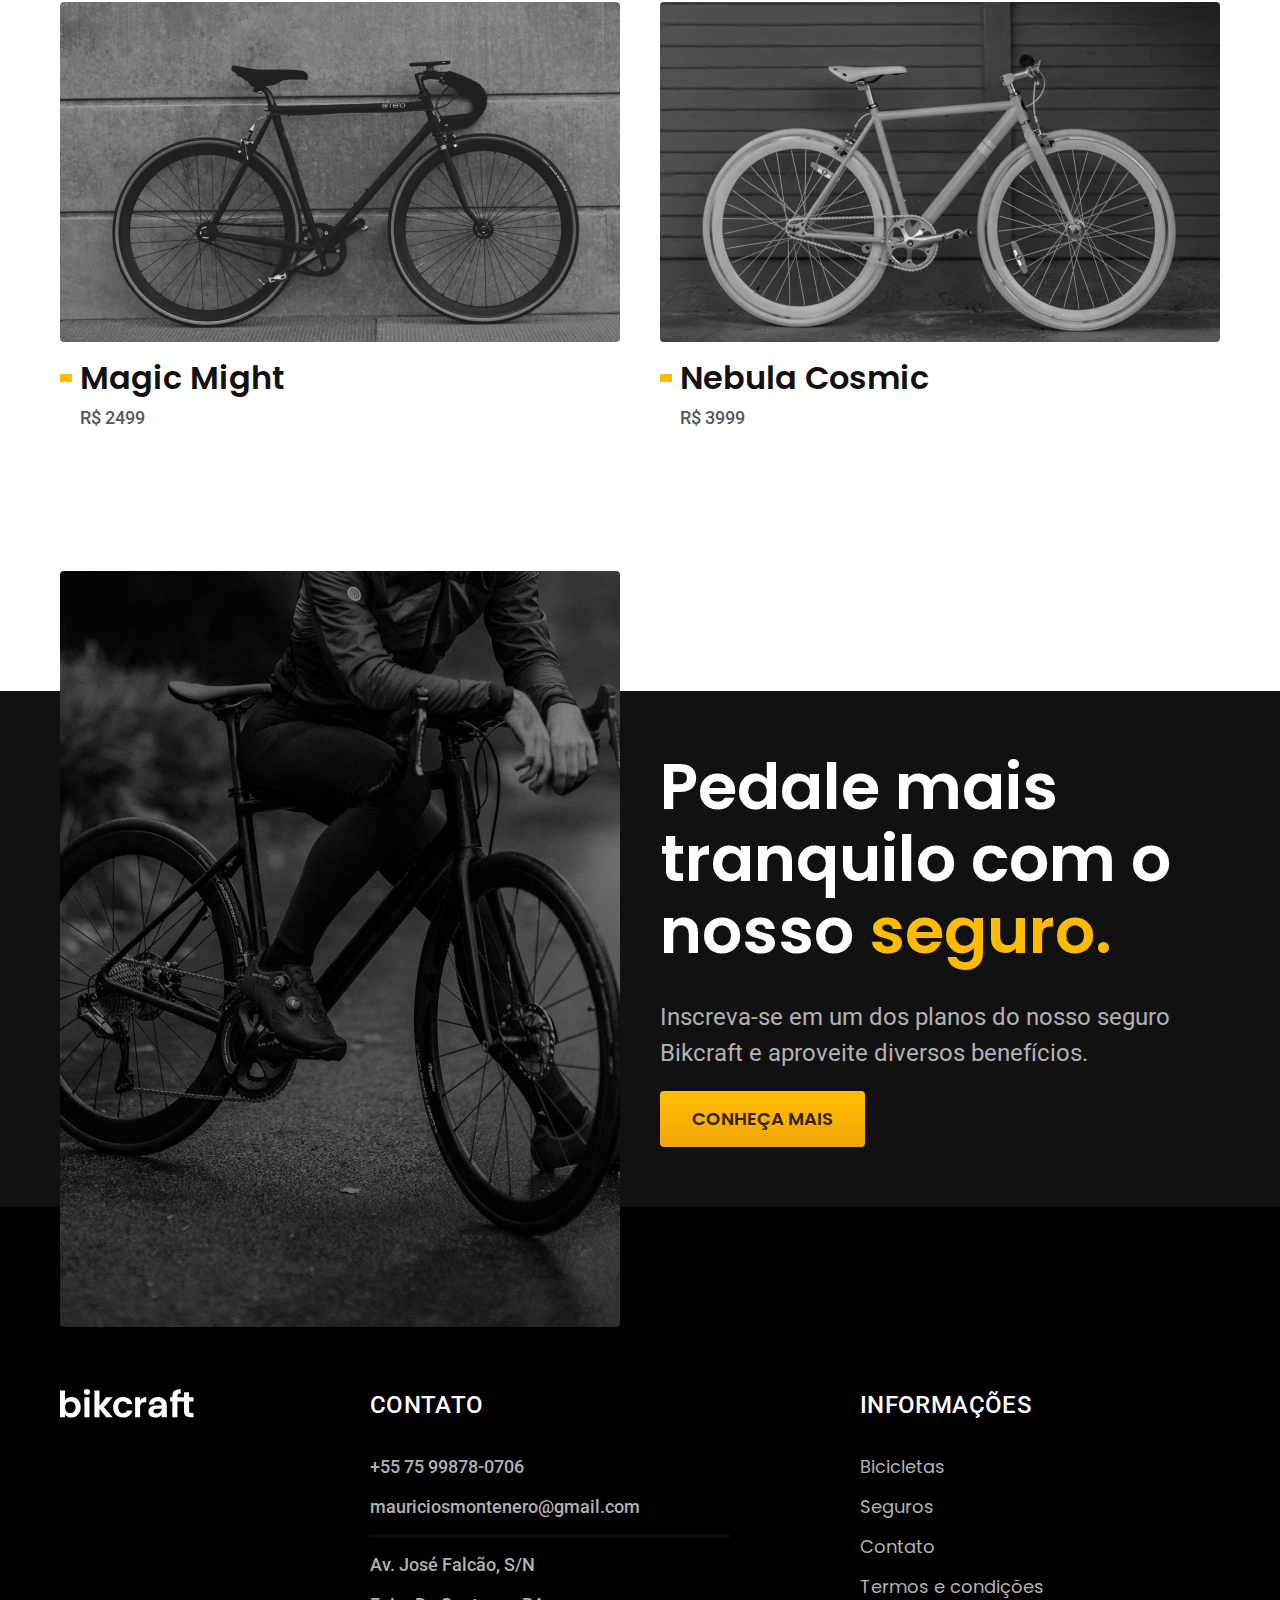
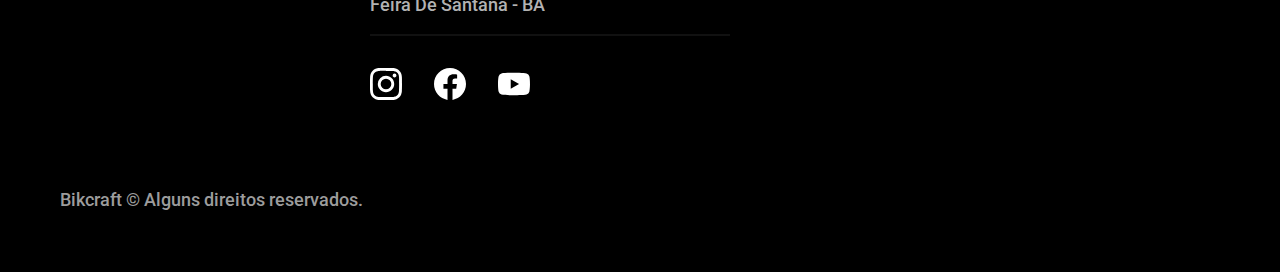
<file: bicicletas/nimbus.html>
<!DOCTYPE html>
<html lang="pt-br">
  <head>
    <meta charset="UTF-8" />
    <meta name="viewport" content="width=device-width, initial-scale=1.0" />
    <meta http-equiv="X-UA-Compatible" content="IE=edge" />
    <title>Nimbus | Bikcraft</title>
    <meta name="description" content="Nimbus Stark." />
    <link rel="preconnect" href="https://fonts.googleapis.com" />
    <link rel="preconnect" href="https://fonts.gstatic.com" crossorigin />
    <link
      href="https://fonts.googleapis.com/css2?family=Poppins:wght@400;600&family=Roboto:wght@400;500&display=swap"
      rel="stylesheet"
    />
    <link rel="preconnect" href="https://fonts.googleapis.com" />
    <link rel="preconnect" href="https://fonts.gstatic.com" crossorigin />
    <link
      href="https://fonts.googleapis.com/css2?family=Merriweather:ital,wght@1,900&family=Poppins:wght@400;600&family=Roboto:wght@500&display=swap"
      rel="stylesheet"
    />
    <link rel="stylesheet" href="../css/style.css" />
  </head>

  <body id="bicicleta">
    <header class="header-bg">
      <div class="header container">
        <a href="../"><img src="../img/bikcraft.svg" alt="Bikcraft" /></a>
        <nav aria-label="primaria">
          <ul class="header-menu font-1-m cor-0">
            <li><a href="../bicicletas.html">Bicicletas</a></li>
            <li><a href="../seguros.html">Seguros</a></li>
            <li><a href="../contato.html">Contato</a></li>
          </ul>
        </nav>
      </div>
    </header>

    <main class="titulo-bg">
      <div>
        <div class="titulo container">
          <p class="font-2-xl cor-5">R$ 4999</p>
          <h1 class="font-1-xxl cor-0">
            Nimbus Stark<span class="cor-p1">.</span>
          </h1>
        </div>
      </div>
      <div class="bicicleta container">
        <div class="bicicleta-imagens">
          <img src="../img/bicicleta/nimbus1.jpg" alt="Bicicleta 1" />
          <img src="../img/bicicleta/nimbus2.jpg" alt="Bicicleta 2" />
          <img src="../img/bicicleta/nimbus3.jpg" alt="Bicicleta 3" />
        </div>
        <div class="bicicleta-conteudo">
          <p class="font-2-l cor-5">
            A Nimbus Stark é a melhor Bikcraft já criada pela nossa equipe. Ela
            vem equipada com os melhores acessórios, o que garante maior
            velocidade.
          </p>
          <div class="bicicleta-comprar">
            <a
              class="botao"
              href="../orcamento.html?tipo=bikcraft&produto=nimbus"
              >Comprar Agora</a
            >
            <span class="font-1-xs cor-6">
              <img src="../img/icones/entrega.svg" alt="" /> entrega em 5
              dias</span
            >
            <span class="font-1-xs cor-6">
              <img src="../img/icones/estoque.svg" alt="" /> 18 em estoque</span
            >
          </div>

          <h2 class="font-1-xs cor-0">Informações</h2>
          <ul class="bicicleta-informacoes">
            <li>
              <img src="../img/icones/eletrica.svg" alt="" />
              <h3 class="font-1-m cor-0">Motor Elétrico</h3>
              <p class="font-2-xs cor-5">
                Permite você viajar distâncias inimaginaveis com a sua bike.
              </p>
            </li>
            <li>
              <img src="../img/icones/velocidade.svg" alt="" />
              <h3 class="font-1-m cor-0">50 km/h</h3>
              <p class="font-2-xs cor-5">
                A mais rápida bicicleta elétrica disponível hoje no mercado.
              </p>
            </li>
            <li>
              <img src="../img/icones/rastreador.svg" alt="" />
              <h3 class="font-1-m cor-0">Rastreador</h3>
              <p class="font-2-xs cor-5">
                Rastreador e sistema anti-furto para garantir o seu sossego.
              </p>
            </li>
            <li>
              <img src="../img/icones/carbono.svg" alt="" />
              <h3 class="font-1-m cor-0">Fibra de Carbono</h3>
              <p class="font-2-xs cor-5">
                Maior proteção possível para a sua Bikcraft com fibra de
                carbono.
              </p>
            </li>
          </ul>
          <h2 class="font-1-xs cor-0">Ficha Técnica</h2>
          <ul class="bicicleta-ficha font-2-s cor-4">
            <li>Peso <span>9kg</span></li>
            <li>Altura <span>60cm</span></li>
            <li>Largura <span>120cm</span></li>
            <li>Profundidade <span>10cm</span></li>
            <li>Marchas <span>16</span></li>
            <li>Roda <span>29</span></li>
          </ul>
        </div>
      </div>
    </main>

    <article class="bicicletas-lista container">
      <h2 class="font-1-xxl">escolha a sua<span class="cor-p1">.</span></h2>
      <ul>
        <li>
          <a href="./magic.html">
            <img src="../img/bicicletas/magic.jpg" alt="Bicicleta preta" />
            <h3 class="font-1-xl">Magic Might</h3>
            <span class="font-2-m cor-8">R$ 2499</span>
          </a>
        </li>
        <li>
          <a href="./nebula.html">
            <img src="../img/bicicletas/nebula.jpg" alt="Bicicleta preta" />
            <h3 class="font-1-xl">Nebula Cosmic</h3>
            <span class="font-2-m cor-8">R$ 3999</span>
          </a>
        </li>
      </ul>
    </article>

    <article class="seguro-bg">
      <div class="seguro container">
        <div class="seguro-imagem">
          <img
            src="../img/fotos/seguros.jpg"
            alt="Pessoa em cima de uma bicicleta."
          />
        </div>
        <div class="seguro-conteudo">
          <h2 class="font-1-xxl cor-0">
            Pedale mais tranquilo com o nosso
            <span class="cor-p1">seguro.</span>
          </h2>
          <p class="font-2-l cor-5">
            Inscreva-se em um dos planos do nosso seguro Bikcraft e aproveite
            diversos benefícios.
          </p>
          <a class="botao" href="../seguros.html">Conheça Mais</a>
        </div>
      </div>
    </article>

    <footer class="footer-bg">
      <div class="footer container">
        <img src="../img/bikcraft.svg" alt="Bikcraft" />
        <div class="footer-contato">
          <h3 class="font-2-l-b cor-0">Contato</h3>
          <ul class="font-2-m cor-5">
            <li><a href="tel:+5575998780706">+55 75 99878-0706</a></li>
            <li>
              <a href="mailto:mauriciosmontenero@gmail.com"
                >mauriciosmontenero@gmail.com</a
              >
            </li>
            <li>Av. José Falcão, S/N</li>
            <li>Feira De Santana - BA</li>
          </ul>
          <div class="footer-redes">
            <a href="./"
              ><img src="../img/redes/instagram.svg" alt="Instagram"
            /></a>
            <a href=""
              ><img src="../img/redes/facebook.svg" alt="Facebook"
            /></a>
            <a href=""><img src="../img/redes/youtube.svg" alt="Youtube" /></a>
          </div>
        </div>
        <div class="footer-informacoes">
          <h3 class="font-2-l-b cor-0">Informações</h3>
          <nav>
            <ul class="font-1-m cor-5">
              <li><a href="../bicicletas.html">Bicicletas</a></li>
              <li><a href="../seguros.html">Seguros</a></li>
              <li><a href="../contato.html">Contato</a></li>
              <li><a href="../termos.html">Termos e condições</a></li>
            </ul>
          </nav>
        </div>
        <p class="footer-copy font-2-m cor-6">
          Bikcraft © Alguns direitos reservados.
        </p>
      </div>
    </footer>
    <script src="../js/script.js"></script>
  </body>
</html>
</file>
<file: css/style.css>
@import "./global/global.css";
@import "./utilities/tipografia.css";
@import "./utilities/cores.css";

@import "./global/header.css";
@import "./global/footer.css";

/* utilities */
@import "./utilities/componentes.css";
@import "./utilities/formulario.css";

/* home */
@import "./home/introducao.css";
@import "./home/tecnologia.css";
@import "./home/parceiros.css";
@import "./home/depoimento.css";

/* Bicicletas */
@import "./bicicletas/bicicletas-lista.css";
@import "./bicicletas/bicicletas.css";

/* Bicicleta */
@import "./bicicleta/bicicleta.css";
@import "./bicicleta/seguro.css";

/* Seguros */
@import "./seguros/seguros.css";
@import "./seguros/vantagens.css";
@import "./seguros/perguntas.css";

/* contato */
@import "./contato/contato.css";
@import "./contato/lojas.css";

/* orçamento */
@import "./orcamento/orcamento.css";

/* termos */
@import "./termos/termos.css";
</file>
